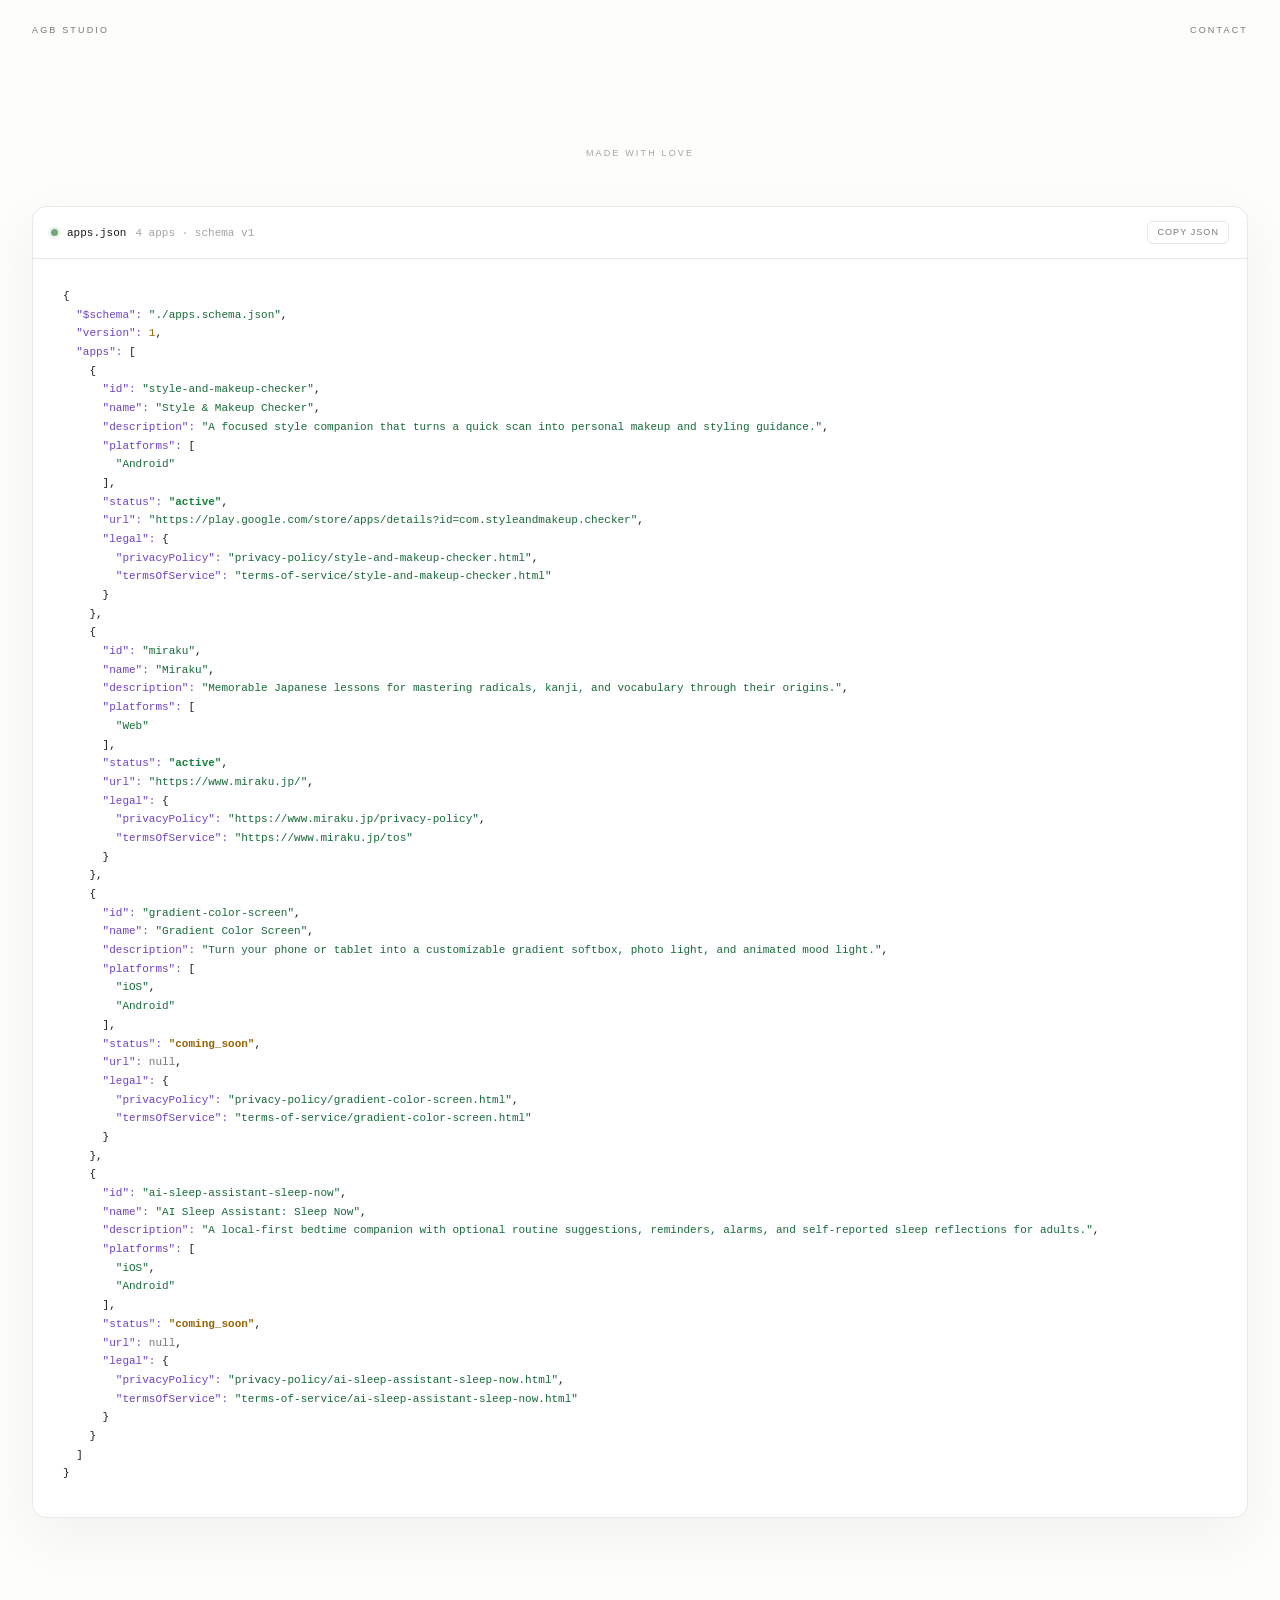
<file: index.html>
<!DOCTYPE html>
<html lang="en">
  <head>
    <meta charset="UTF-8">
    <meta name="viewport" content="width=device-width, initial-scale=1.0">
    <meta
      name="description"
      content="A small collection of apps and digital products made by AGB Studio."
    >
    <title>AGB Studio — Apps</title>
    <link rel="stylesheet" href="site.css">
  </head>
  <body id="top">
    <header class="site-header">
      <a class="brand" href="#top" aria-label="AGB Studio, back to top">
        AGB Studio
      </a>
      <a class="contact-link" href="https://www.miraku.jp/contact">
        Contact
      </a>
    </header>

    <main class="apps-main">
      <section class="intro" aria-label="AGB Studio">
        <span class="eyebrow">made with love</span>
      </section>

      <section class="json-viewer" aria-label="AGB Studio apps JSON">
        <header class="json-toolbar">
          <div class="json-file">
            <span class="json-file-dot" aria-hidden="true"></span>
            <span>apps.json</span>
            <span id="json-meta" class="json-meta">Loading…</span>
          </div>
          <button
            id="copy-json"
            class="copy-button"
            type="button"
            disabled
          >
            Copy JSON
          </button>
        </header>
        <pre class="json-document"><code
          id="apps-json"
          aria-live="polite"
        ></code></pre>
      </section>
    </main>
    <script src="apps.js" defer></script>
  </body>
</html>
</file>
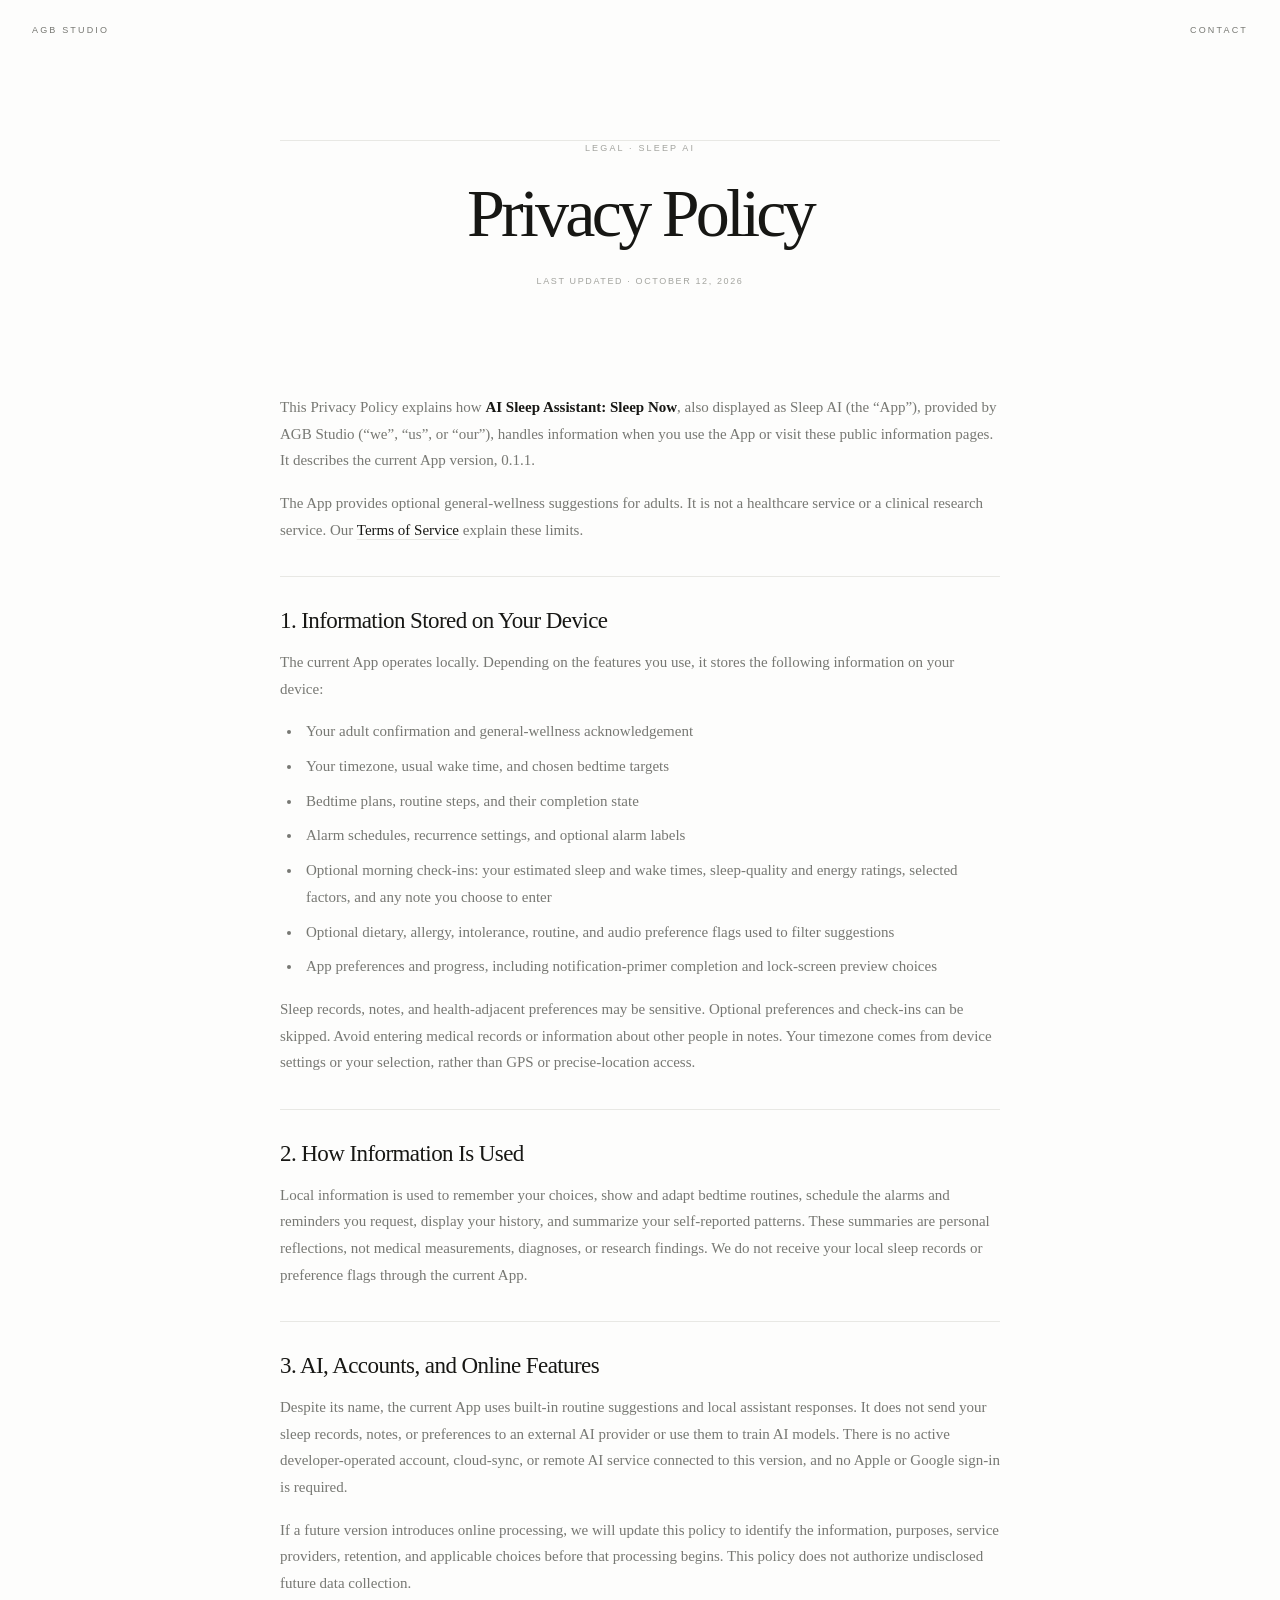
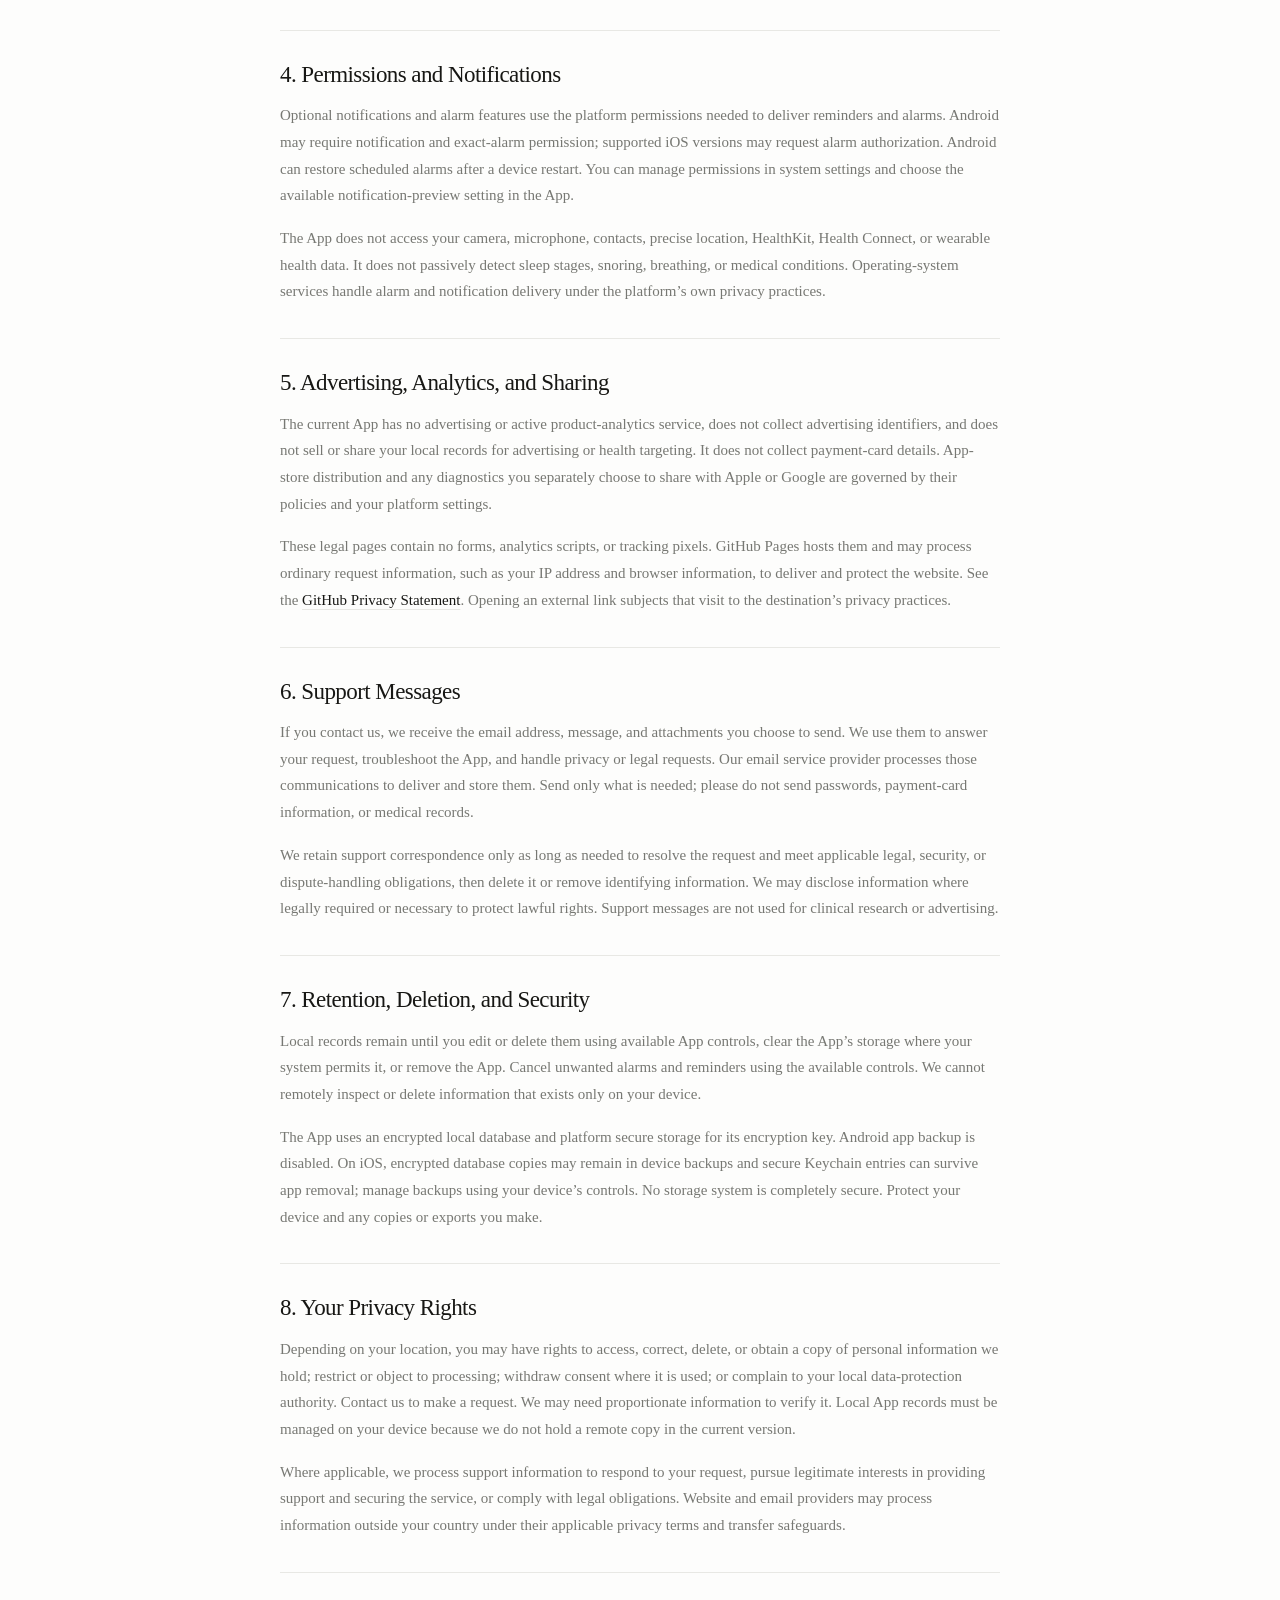
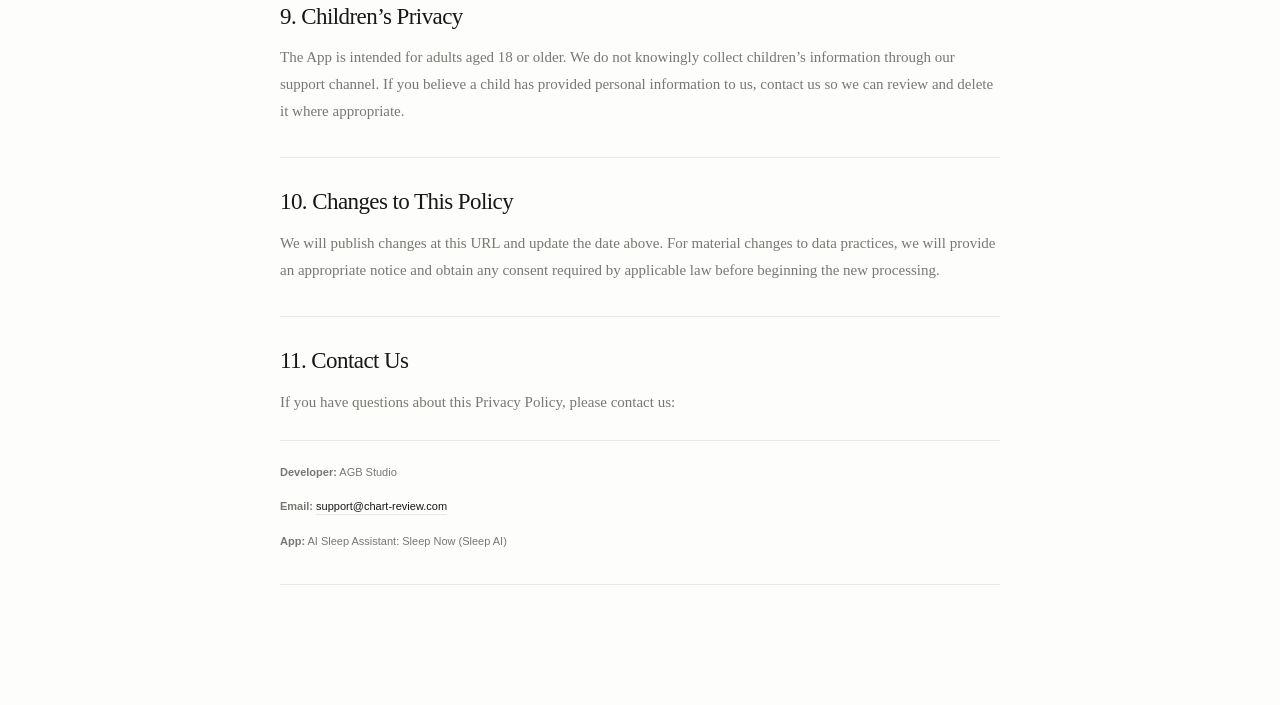
<file: privacy-policy/ai-sleep-assistant-sleep-now.html>
<!DOCTYPE html>
<html lang="en">
  <head>
    <meta charset="UTF-8">
    <meta name="viewport" content="width=device-width, initial-scale=1.0">
    <meta
      name="description"
      content="Privacy Policy for AI Sleep Assistant: Sleep Now."
    >
    <title>Privacy Policy | AI Sleep Assistant: Sleep Now</title>
    <link rel="stylesheet" href="../site.css">
  </head>
  <body id="top">
    <header class="site-header">
      <a class="brand" href="../index.html">AGB Studio</a>
      <a class="contact-link" href="mailto:support@chart-review.com">
        Contact
      </a>
    </header>

    <main class="legal-main">
      <article class="legal-document">
        <header class="policy-header">
          <span class="eyebrow">Legal · Sleep AI</span>
          <h1>Privacy Policy</h1>
          <span class="policy-meta">Last updated · October 12, 2026</span>
        </header>

        <div class="section-content">
          <p>
            This Privacy Policy explains how
            <span class="highlight">AI Sleep Assistant: Sleep Now</span>,
            also displayed as Sleep AI (the “App”), provided by AGB Studio
            (“we”, “us”, or “our”), handles information when you use the App
            or visit these public information pages. It describes the current
            App version, 0.1.1.
          </p>
          <p>
            The App provides optional general-wellness suggestions for adults.
            It is not a healthcare service or a clinical research service. Our
            <a class="inline-link"
              href="../terms-of-service/ai-sleep-assistant-sleep-now.html"
              >Terms of Service</a
            > explain these limits.
          </p>
        </div>

        <h2 class="section-title">1. Information Stored on Your Device</h2>
        <div class="section-content">
          <p>
            The current App operates locally. Depending on the features you use,
            it stores the following information on your device:
          </p>
          <ul>
            <li>Your adult confirmation and general-wellness acknowledgement</li>
            <li>Your timezone, usual wake time, and chosen bedtime targets</li>
            <li>Bedtime plans, routine steps, and their completion state</li>
            <li>Alarm schedules, recurrence settings, and optional alarm labels</li>
            <li>
              Optional morning check-ins: your estimated sleep and wake times,
              sleep-quality and energy ratings, selected factors, and any note
              you choose to enter
            </li>
            <li>
              Optional dietary, allergy, intolerance, routine, and audio
              preference flags used to filter suggestions
            </li>
            <li>
              App preferences and progress, including notification-primer
              completion and lock-screen preview choices
            </li>
          </ul>
          <p>
            Sleep records, notes, and health-adjacent preferences may be
            sensitive. Optional preferences and check-ins can be skipped. Avoid
            entering medical records or information about other people in notes.
            Your timezone comes from device settings or your selection, rather
            than GPS or precise-location access.
          </p>
        </div>

        <h2 class="section-title">2. How Information Is Used</h2>
        <div class="section-content">
          <p>
            Local information is used to remember your choices, show and adapt
            bedtime routines, schedule the alarms and reminders you request,
            display your history, and summarize your self-reported patterns.
            These summaries are personal reflections, not medical measurements,
            diagnoses, or research findings. We do not receive your local sleep
            records or preference flags through the current App.
          </p>
        </div>

        <h2 class="section-title">3. AI, Accounts, and Online Features</h2>
        <div class="section-content">
          <p>
            Despite its name, the current App uses built-in routine suggestions
            and local assistant responses. It does not send your sleep records,
            notes, or preferences to an external AI provider or use them to train
            AI models. There is no active developer-operated account, cloud-sync,
            or remote AI service connected to this version, and no Apple or
            Google sign-in is required.
          </p>
          <p>
            If a future version introduces online processing, we will update
            this policy to identify the information, purposes, service providers,
            retention, and applicable choices before that processing begins.
            This policy does not authorize undisclosed future data collection.
          </p>
        </div>

        <h2 class="section-title">4. Permissions and Notifications</h2>
        <div class="section-content">
          <p>
            Optional notifications and alarm features use the platform
            permissions needed to deliver reminders and alarms. Android may
            require notification and exact-alarm permission; supported iOS
            versions may request alarm authorization. Android can restore
            scheduled alarms after a device restart. You can manage permissions
            in system settings and choose the available notification-preview
            setting in the App.
          </p>
          <p>
            The App does not access your camera, microphone, contacts, precise
            location, HealthKit, Health Connect, or wearable health data. It does
            not passively detect sleep stages, snoring, breathing, or medical
            conditions. Operating-system services handle alarm and notification
            delivery under the platform’s own privacy practices.
          </p>
        </div>

        <h2 class="section-title">5. Advertising, Analytics, and Sharing</h2>
        <div class="section-content">
          <p>
            The current App has no advertising or active product-analytics
            service, does not collect advertising identifiers, and does not sell
            or share your local records for advertising or health targeting. It
            does not collect payment-card details. App-store distribution and
            any diagnostics you separately choose to share with Apple or Google
            are governed by their policies and your platform settings.
          </p>
          <p>
            These legal pages contain no forms, analytics scripts, or tracking
            pixels. GitHub Pages hosts them and may process ordinary request
            information, such as your IP address and browser information, to
            deliver and protect the website. See the
            <a class="inline-link"
              href="https://docs.github.com/en/site-policy/privacy-policies/github-general-privacy-statement"
              >GitHub Privacy Statement</a
            >. Opening an external link subjects that visit to the destination’s
            privacy practices.
          </p>
        </div>

        <h2 class="section-title">6. Support Messages</h2>
        <div class="section-content">
          <p>
            If you contact us, we receive the email address, message, and
            attachments you choose to send. We use them to answer your request,
            troubleshoot the App, and handle privacy or legal requests. Our email
            service provider processes those communications to deliver and
            store them. Send only what is needed; please do not send passwords,
            payment-card information, or medical records.
          </p>
          <p>
            We retain support correspondence only as long as needed to resolve
            the request and meet applicable legal, security, or dispute-handling
            obligations, then delete it or remove identifying information. We
            may disclose information where legally required or necessary to
            protect lawful rights. Support messages are not used for clinical
            research or advertising.
          </p>
        </div>

        <h2 class="section-title">7. Retention, Deletion, and Security</h2>
        <div class="section-content">
          <p>
            Local records remain until you edit or delete them using available
            App controls, clear the App’s storage where your system permits it,
            or remove the App. Cancel unwanted alarms and reminders using the
            available controls. We cannot remotely inspect or delete information
            that exists only on your device.
          </p>
          <p>
            The App uses an encrypted local database and platform secure storage
            for its encryption key. Android app backup is disabled. On iOS,
            encrypted database copies may remain in device backups and secure
            Keychain entries can survive app removal; manage backups using your
            device’s controls. No storage system is completely secure. Protect
            your device and any copies or exports you make.
          </p>
        </div>

        <h2 class="section-title">8. Your Privacy Rights</h2>
        <div class="section-content">
          <p>
            Depending on your location, you may have rights to access, correct,
            delete, or obtain a copy of personal information we hold; restrict
            or object to processing; withdraw consent where it is used; or
            complain to your local data-protection authority. Contact us to make
            a request. We may need proportionate information to verify it. Local
            App records must be managed on your device because we do not hold a
            remote copy in the current version.
          </p>
          <p>
            Where applicable, we process support information to respond to your
            request, pursue legitimate interests in providing support and
            securing the service, or comply with legal obligations. Website and
            email providers may process information outside your country under
            their applicable privacy terms and transfer safeguards.
          </p>
        </div>

        <h2 class="section-title">9. Children’s Privacy</h2>
        <div class="section-content">
          <p>
            The App is intended for adults aged 18 or older. We do not knowingly
            collect children’s information through our support channel. If you
            believe a child has provided personal information to us, contact us
            so we can review and delete it where appropriate.
          </p>
        </div>

        <h2 class="section-title">10. Changes to This Policy</h2>
        <div class="section-content">
          <p>
            We will publish changes at this URL and update the date above. For
            material changes to data practices, we will provide an appropriate
            notice and obtain any consent required by applicable law before
            beginning the new processing.
          </p>
        </div>

        <h2 class="section-title">11. Contact Us</h2>
        <div class="section-content">
          <p>If you have questions about this Privacy Policy, please contact us:</p>
          <div class="contact-info">
            <p><strong>Developer:</strong> AGB Studio</p>
            <p>
              <strong>Email:</strong>
              <a class="inline-link" href="mailto:support@chart-review.com"
                >support@chart-review.com</a
              >
            </p>
            <p><strong>App:</strong> AI Sleep Assistant: Sleep Now (Sleep AI)</p>
          </div>
        </div>
      </article>
    </main>
  </body>
</html>
</file>
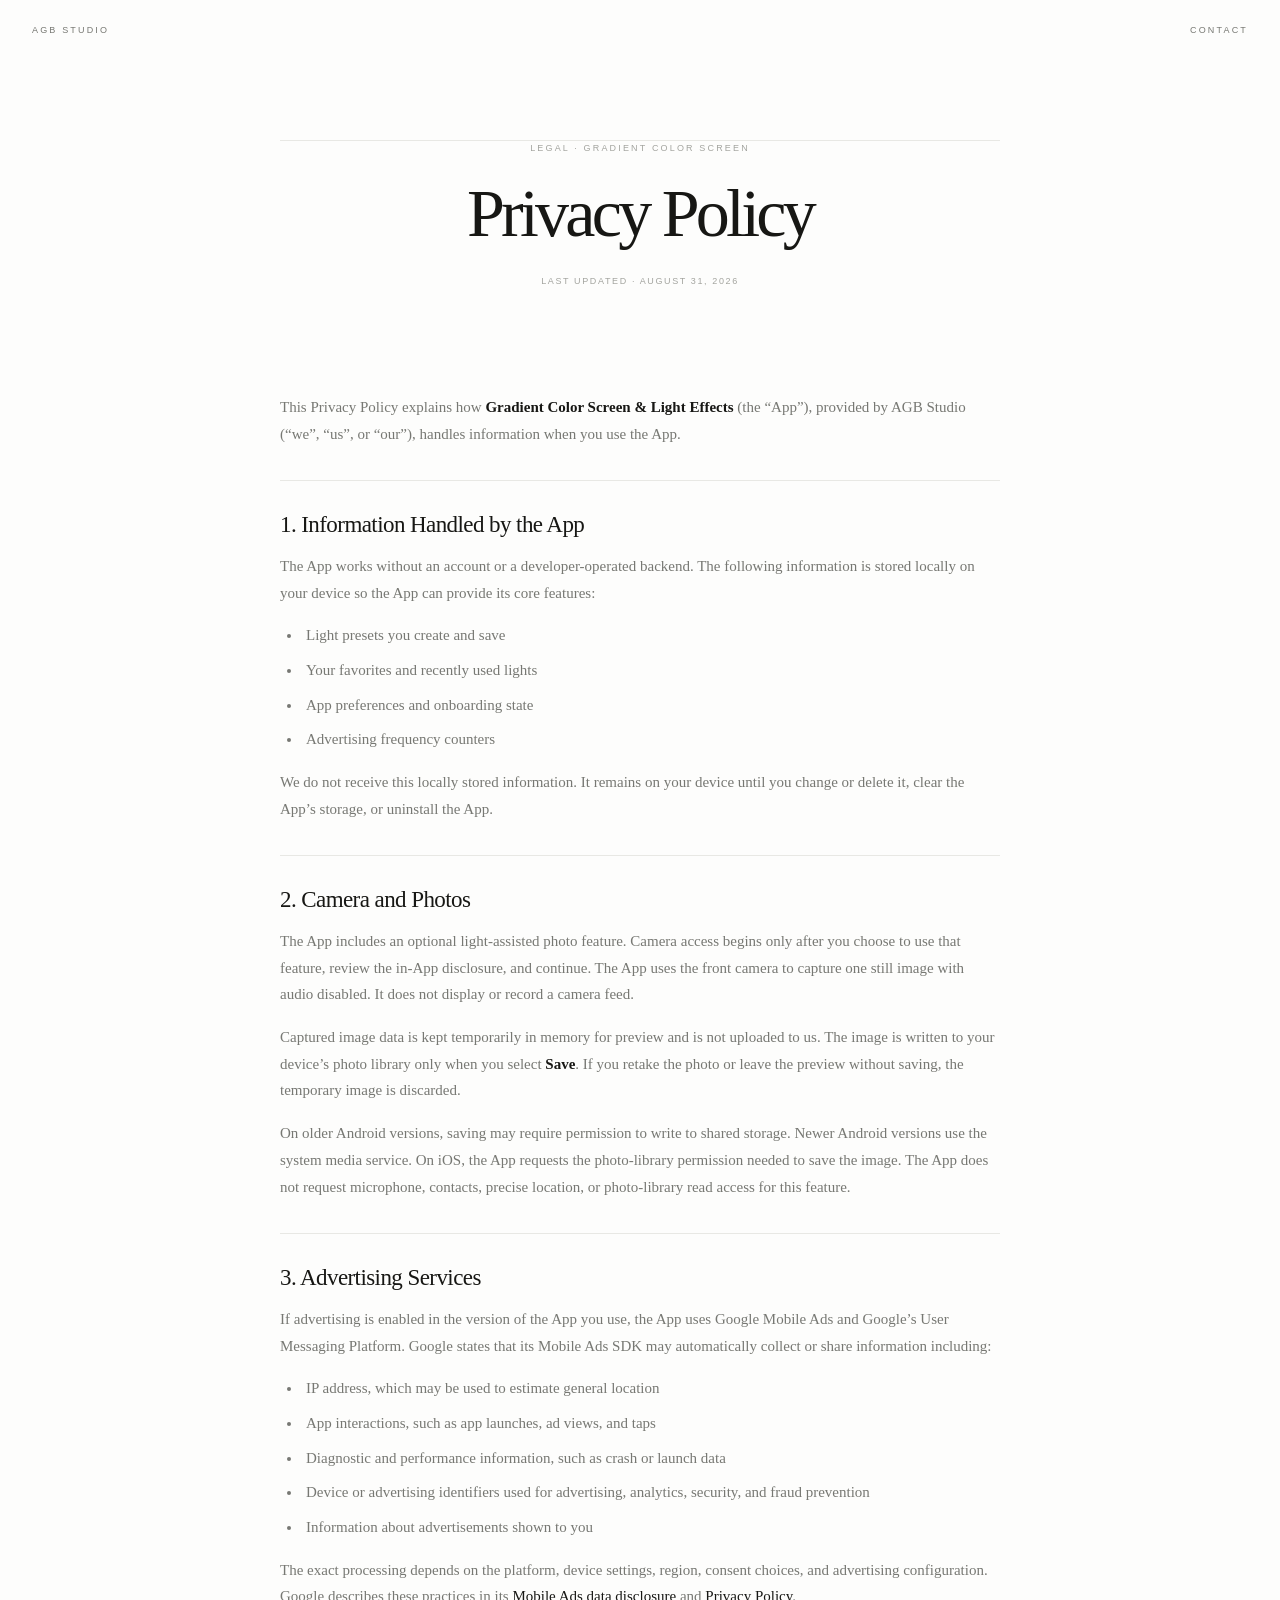
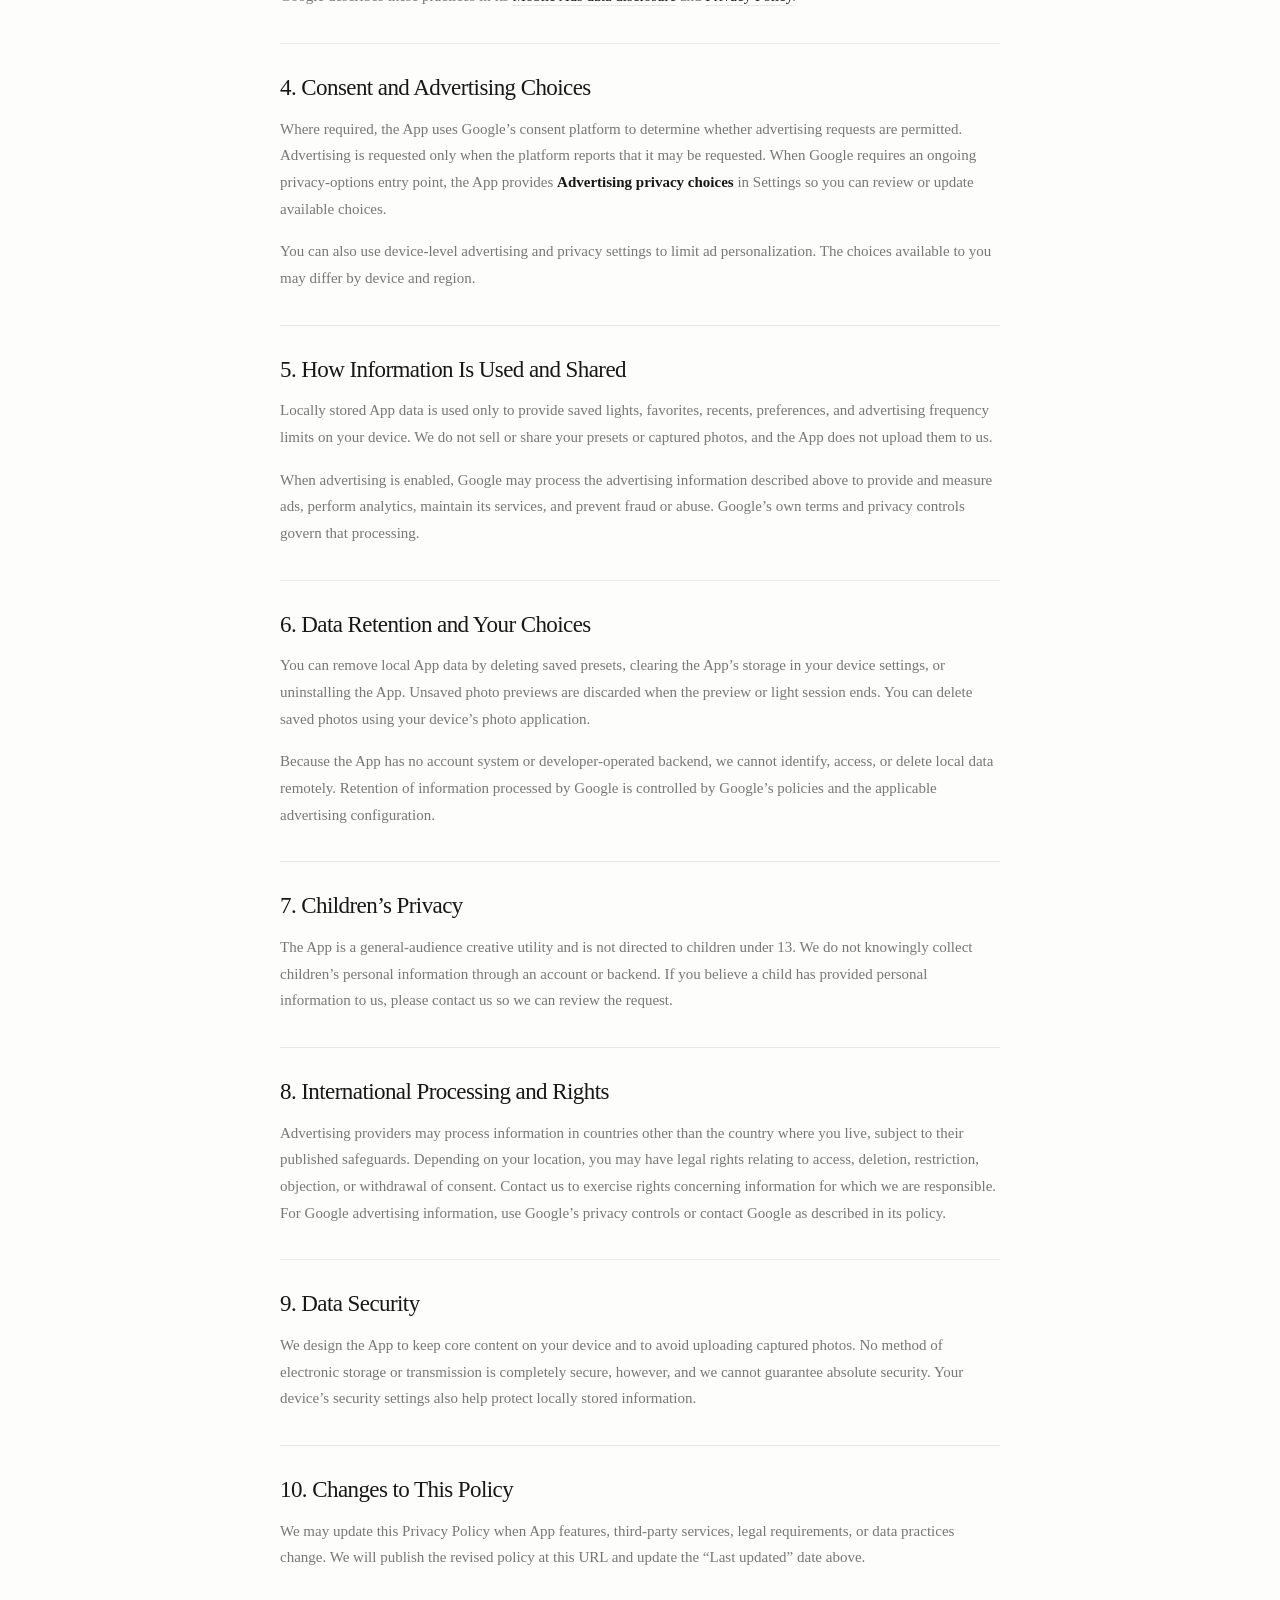
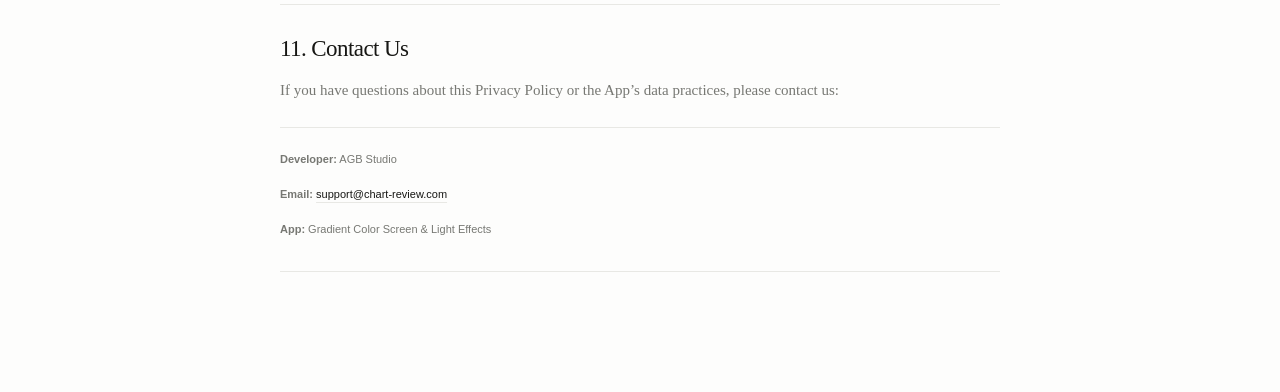
<file: privacy-policy/gradient-color-screen.html>
<!DOCTYPE html>
<html lang="en">
  <head>
    <meta charset="UTF-8">
    <meta name="viewport" content="width=device-width, initial-scale=1.0">
    <meta
      name="description"
      content="Privacy Policy for Gradient Color Screen &amp; Light Effects."
    >
    <title>Privacy Policy | Gradient Color Screen &amp; Light Effects</title>
    <link rel="stylesheet" href="../site.css">
  </head>
  <body id="top">
    <header class="site-header">
      <a class="brand" href="../index.html">AGB Studio</a>
      <a class="contact-link" href="mailto:support@chart-review.com">
        Contact
      </a>
    </header>

    <main class="legal-main">
      <article class="legal-document">
        <header class="policy-header">
          <span class="eyebrow">Legal · Gradient Color Screen</span>
          <h1>Privacy Policy</h1>
          <span class="policy-meta">Last updated · August 31, 2026</span>
        </header>

        <div class="section-content">
          <p>
            This Privacy Policy explains how
            <span class="highlight"
              >Gradient Color Screen &amp; Light Effects</span
            >
            (the “App”), provided by AGB Studio (“we”, “us”, or “our”), handles
            information when you use the App.
          </p>
        </div>

        <h2 class="section-title">1. Information Handled by the App</h2>
        <div class="section-content">
          <p>
            The App works without an account or a developer-operated backend.
            The following information is stored locally on your device so the
            App can provide its core features:
          </p>
          <ul>
            <li>Light presets you create and save</li>
            <li>Your favorites and recently used lights</li>
            <li>App preferences and onboarding state</li>
            <li>Advertising frequency counters</li>
          </ul>
          <p>
            We do not receive this locally stored information. It remains on
            your device until you change or delete it, clear the App’s storage,
            or uninstall the App.
          </p>
        </div>

        <h2 class="section-title">2. Camera and Photos</h2>
        <div class="section-content">
          <p>
            The App includes an optional light-assisted photo feature. Camera
            access begins only after you choose to use that feature, review the
            in-App disclosure, and continue. The App uses the front camera to
            capture one still image with audio disabled. It does not display or
            record a camera feed.
          </p>
          <p>
            Captured image data is kept temporarily in memory for preview and
            is not uploaded to us. The image is written to your device’s photo
            library only when you select <span class="highlight">Save</span>.
            If you retake the photo or leave the preview without saving, the
            temporary image is discarded.
          </p>
          <p>
            On older Android versions, saving may require permission to write
            to shared storage. Newer Android versions use the system media
            service. On iOS, the App requests the photo-library permission
            needed to save the image. The App does not request microphone,
            contacts, precise location, or photo-library read access for this
            feature.
          </p>
        </div>

        <h2 class="section-title">3. Advertising Services</h2>
        <div class="section-content">
          <p>
            If advertising is enabled in the version of the App you use, the
            App uses Google Mobile Ads and Google’s User Messaging Platform.
            Google states that its Mobile Ads SDK may automatically collect or
            share information including:
          </p>
          <ul>
            <li>
              IP address, which may be used to estimate general location
            </li>
            <li>App interactions, such as app launches, ad views, and taps</li>
            <li>
              Diagnostic and performance information, such as crash or launch
              data
            </li>
            <li>
              Device or advertising identifiers used for advertising,
              analytics, security, and fraud prevention
            </li>
            <li>Information about advertisements shown to you</li>
          </ul>
          <p>
            The exact processing depends on the platform, device settings,
            region, consent choices, and advertising configuration. Google
            describes these practices in its
            <a
              class="inline-link"
              href="https://developers.google.com/admob/android/privacy/play-data-disclosure"
              >Mobile Ads data disclosure</a
            >
            and
            <a
              class="inline-link"
              href="https://policies.google.com/privacy"
              >Privacy Policy</a
            >.
          </p>
        </div>

        <h2 class="section-title">4. Consent and Advertising Choices</h2>
        <div class="section-content">
          <p>
            Where required, the App uses Google’s consent platform to determine
            whether advertising requests are permitted. Advertising is
            requested only when the platform reports that it may be requested.
            When Google requires an ongoing privacy-options entry point, the App
            provides <span class="highlight">Advertising privacy choices</span>
            in Settings so you can review or update available choices.
          </p>
          <p>
            You can also use device-level advertising and privacy settings to
            limit ad personalization. The choices available to you may differ
            by device and region.
          </p>
        </div>

        <h2 class="section-title">5. How Information Is Used and Shared</h2>
        <div class="section-content">
          <p>
            Locally stored App data is used only to provide saved lights,
            favorites, recents, preferences, and advertising frequency limits
            on your device. We do not sell or share your presets or captured
            photos, and the App does not upload them to us.
          </p>
          <p>
            When advertising is enabled, Google may process the advertising
            information described above to provide and measure ads, perform
            analytics, maintain its services, and prevent fraud or abuse.
            Google’s own terms and privacy controls govern that processing.
          </p>
        </div>

        <h2 class="section-title">6. Data Retention and Your Choices</h2>
        <div class="section-content">
          <p>
            You can remove local App data by deleting saved presets, clearing
            the App’s storage in your device settings, or uninstalling the App.
            Unsaved photo previews are discarded when the preview or light
            session ends. You can delete saved photos using your device’s photo
            application.
          </p>
          <p>
            Because the App has no account system or developer-operated
            backend, we cannot identify, access, or delete local data remotely.
            Retention of information processed by Google is controlled by
            Google’s policies and the applicable advertising configuration.
          </p>
        </div>

        <h2 class="section-title">7. Children’s Privacy</h2>
        <div class="section-content">
          <p>
            The App is a general-audience creative utility and is not directed
            to children under 13. We do not knowingly collect children’s
            personal information through an account or backend. If you believe
            a child has provided personal information to us, please contact us
            so we can review the request.
          </p>
        </div>

        <h2 class="section-title">8. International Processing and Rights</h2>
        <div class="section-content">
          <p>
            Advertising providers may process information in countries other
            than the country where you live, subject to their published
            safeguards. Depending on your location, you may have legal rights
            relating to access, deletion, restriction, objection, or withdrawal
            of consent. Contact us to exercise rights concerning information for
            which we are responsible. For Google advertising information, use
            Google’s privacy controls or contact Google as described in its
            policy.
          </p>
        </div>

        <h2 class="section-title">9. Data Security</h2>
        <div class="section-content">
          <p>
            We design the App to keep core content on your device and to avoid
            uploading captured photos. No method of electronic storage or
            transmission is completely secure, however, and we cannot guarantee
            absolute security. Your device’s security settings also help protect
            locally stored information.
          </p>
        </div>

        <h2 class="section-title">10. Changes to This Policy</h2>
        <div class="section-content">
          <p>
            We may update this Privacy Policy when App features, third-party
            services, legal requirements, or data practices change. We will
            publish the revised policy at this URL and update the “Last updated”
            date above.
          </p>
        </div>

        <h2 class="section-title">11. Contact Us</h2>
        <div class="section-content">
          <p>
            If you have questions about this Privacy Policy or the App’s data
            practices, please contact us:
          </p>
          <div class="contact-info">
            <p><strong>Developer:</strong> AGB Studio</p>
            <p>
              <strong>Email:</strong>
              <a
                class="inline-link"
                href="mailto:support@chart-review.com"
                >support@chart-review.com</a
              >
            </p>
            <p>
              <strong>App:</strong> Gradient Color Screen &amp; Light Effects
            </p>
          </div>
        </div>
      </article>
    </main>
  </body>
</html>
</file>
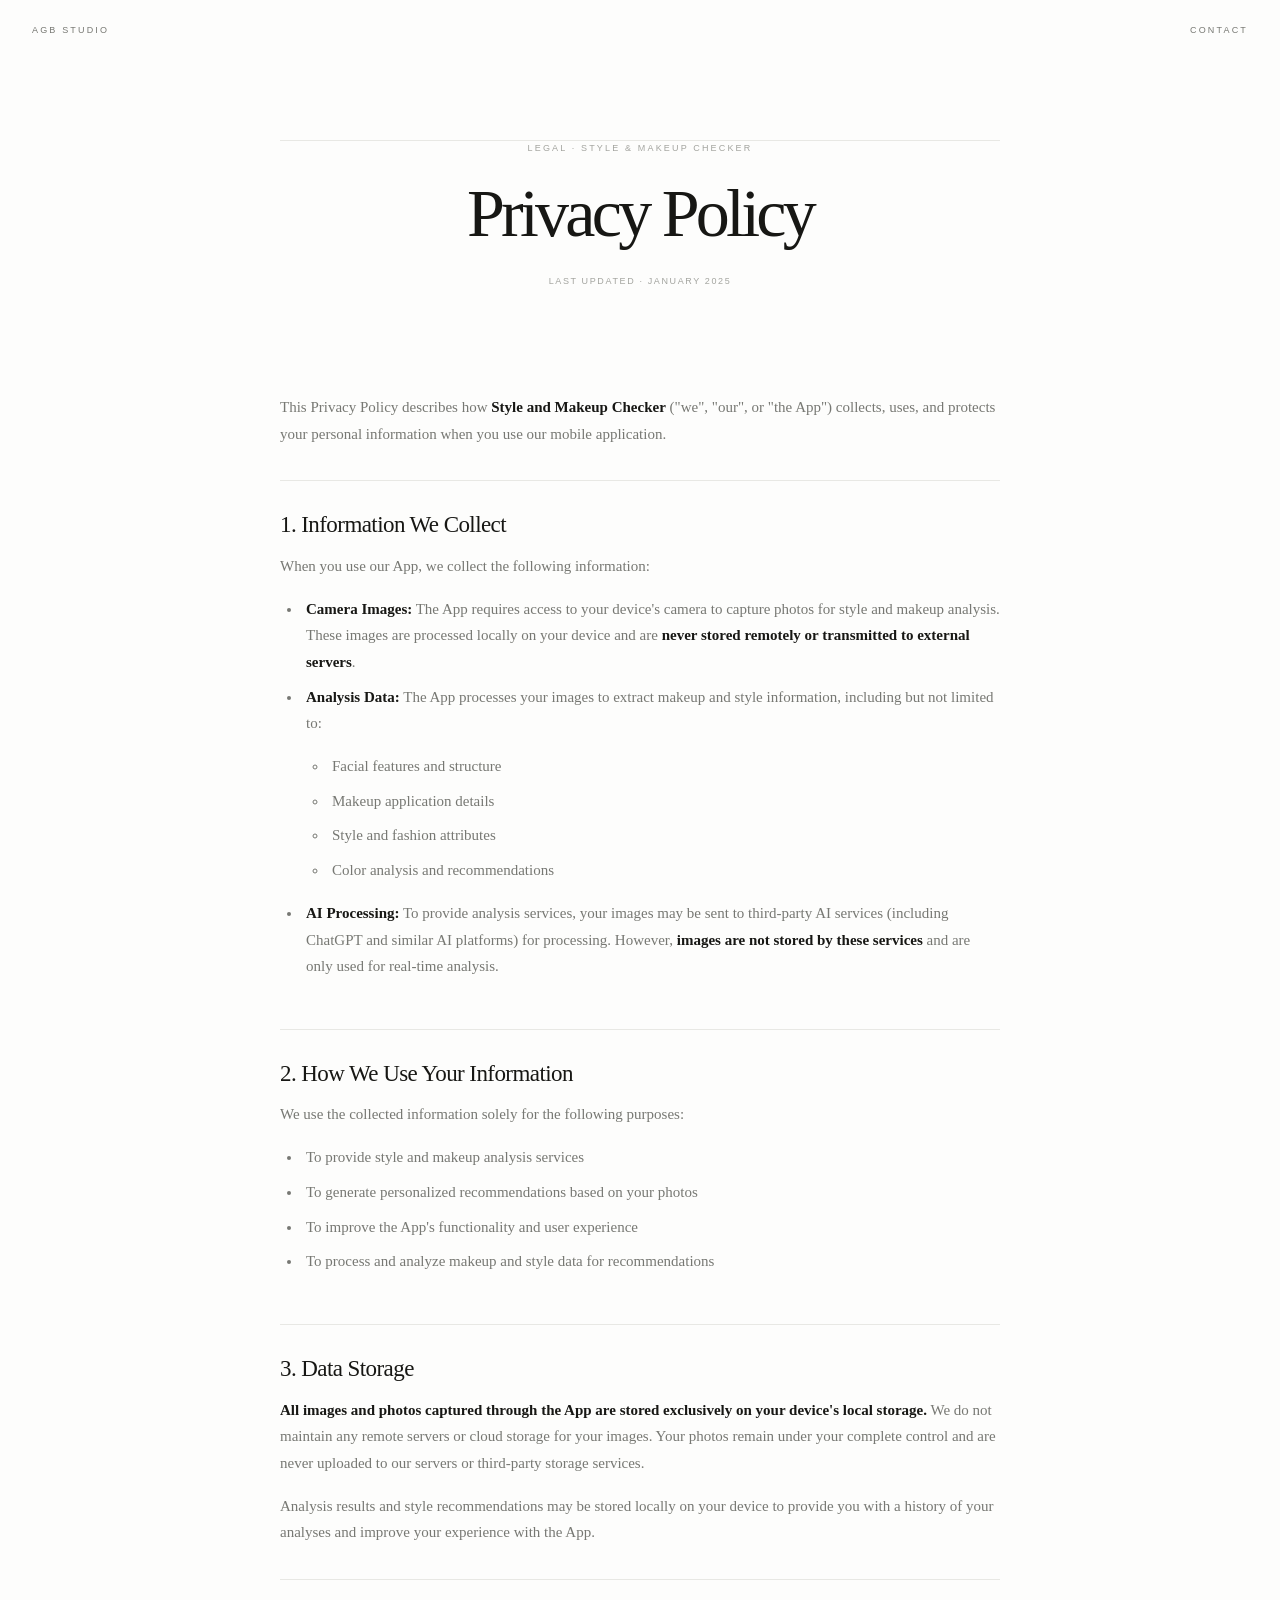
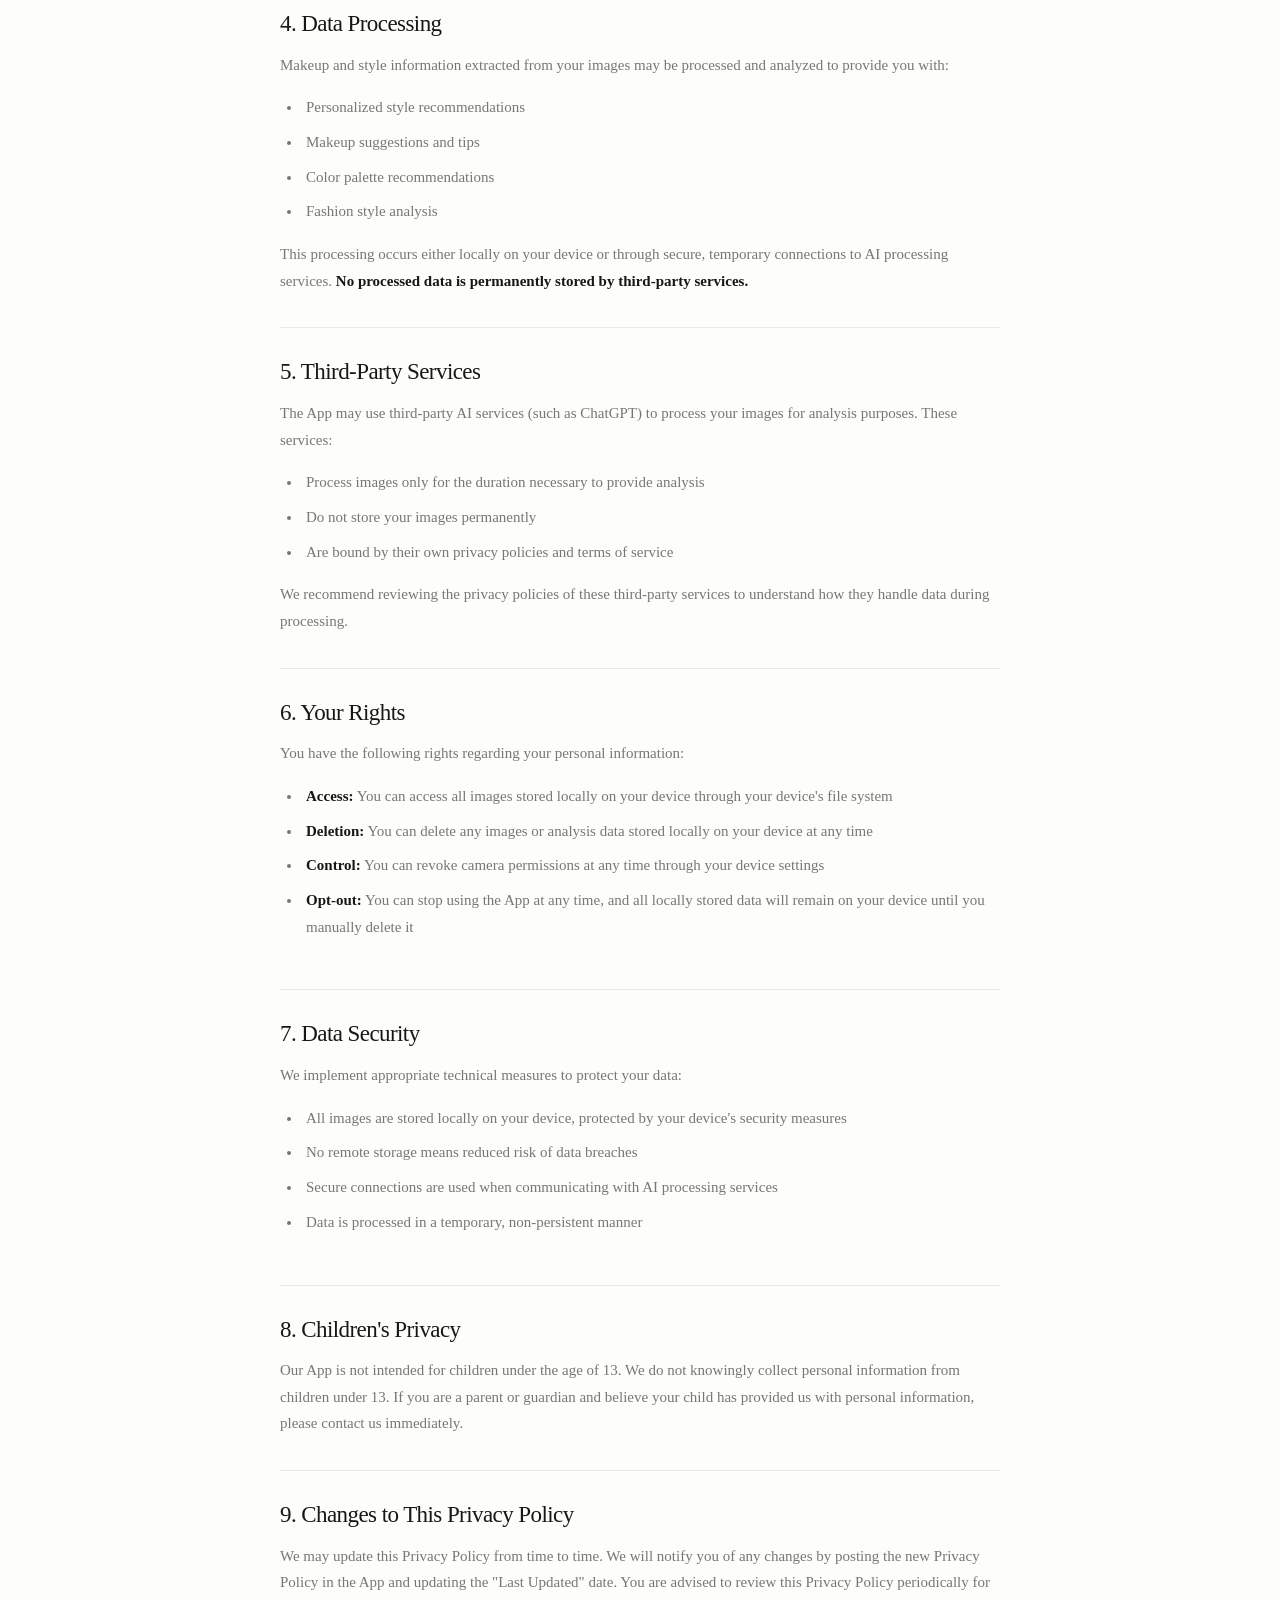
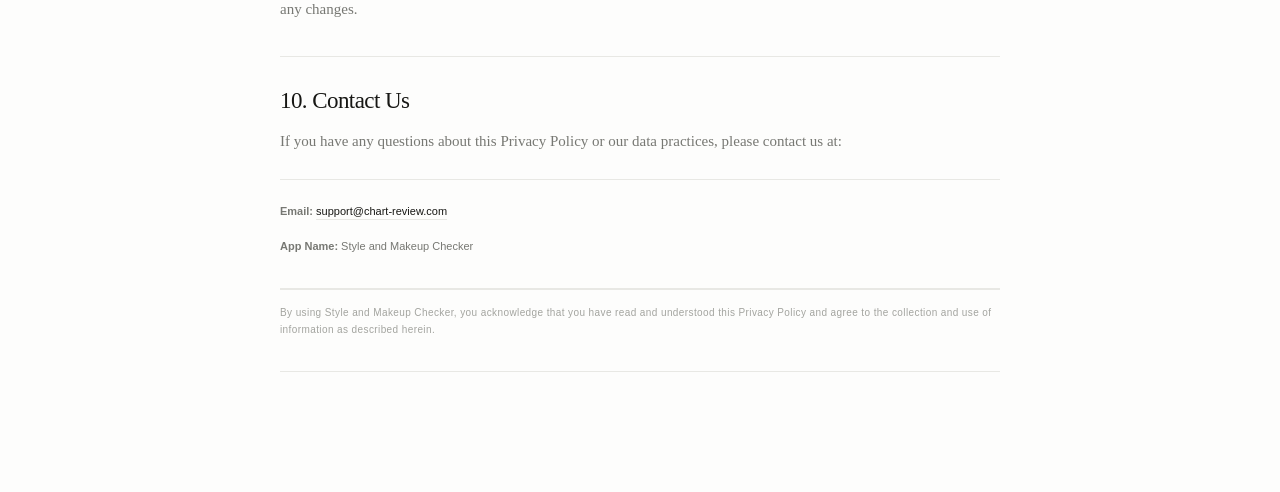
<file: privacy-policy/style-and-makeup-checker.html>
<!DOCTYPE html>
<html lang="en">
  <head>
    <meta charset="UTF-8" />
    <meta name="viewport" content="width=device-width, initial-scale=1.0" />
    <title>Privacy Policy | Style and Makeup Checker</title>
    <link rel="stylesheet" href="../site.css" />
  </head>
  <body id="top">
    <header class="site-header">
      <a class="brand" href="../index.html">AGB Studio</a>
      <a class="contact-link" href="mailto:support@chart-review.com">
        Contact
      </a>
    </header>

    <main class="legal-main">
      <article class="legal-document">
        <header class="policy-header">
          <span class="eyebrow">Legal · Style &amp; Makeup Checker</span>
          <h1>Privacy Policy</h1>
          <span class="policy-meta">Last updated · January 2025</span>
        </header>

        <div class="section-content">
          <p>
            This Privacy Policy describes how
            <span class="highlight">Style and Makeup Checker</span> ("we",
            "our", or "the App") collects, uses, and protects your personal
            information when you use our mobile application.
          </p>
        </div>

        <h2 class="section-title">1. Information We Collect</h2>
        <div class="section-content">
          <p>When you use our App, we collect the following information:</p>
          <ul>
            <li>
              <span class="highlight">Camera Images:</span> The App requires
              access to your device's camera to capture photos for style and
              makeup analysis. These images are processed locally on your device
              and are
              <span class="highlight"
                >never stored remotely or transmitted to external servers</span
              >.
            </li>
            <li>
              <span class="highlight">Analysis Data:</span> The App processes
              your images to extract makeup and style information, including but
              not limited to:
              <ul>
                <li>Facial features and structure</li>
                <li>Makeup application details</li>
                <li>Style and fashion attributes</li>
                <li>Color analysis and recommendations</li>
              </ul>
            </li>
            <li>
              <span class="highlight">AI Processing:</span> To provide analysis
              services, your images may be sent to third-party AI services
              (including ChatGPT and similar AI platforms) for processing.
              However,
              <span class="highlight"
                >images are not stored by these services</span
              >
              and are only used for real-time analysis.
            </li>
          </ul>
        </div>

        <h2 class="section-title">2. How We Use Your Information</h2>
        <div class="section-content">
          <p>
            We use the collected information solely for the following purposes:
          </p>
          <ul>
            <li>To provide style and makeup analysis services</li>
            <li>
              To generate personalized recommendations based on your photos
            </li>
            <li>To improve the App's functionality and user experience</li>
            <li>
              To process and analyze makeup and style data for recommendations
            </li>
          </ul>
        </div>

        <h2 class="section-title">3. Data Storage</h2>
        <div class="section-content">
          <p>
            <span class="highlight"
              >All images and photos captured through the App are stored
              exclusively on your device's local storage.</span
            >
            We do not maintain any remote servers or cloud storage for your
            images. Your photos remain under your complete control and are never
            uploaded to our servers or third-party storage services.
          </p>
          <p>
            Analysis results and style recommendations may be stored locally on
            your device to provide you with a history of your analyses and
            improve your experience with the App.
          </p>
        </div>

        <h2 class="section-title">4. Data Processing</h2>
        <div class="section-content">
          <p>
            Makeup and style information extracted from your images may be
            processed and analyzed to provide you with:
          </p>
          <ul>
            <li>Personalized style recommendations</li>
            <li>Makeup suggestions and tips</li>
            <li>Color palette recommendations</li>
            <li>Fashion style analysis</li>
          </ul>
          <p>
            This processing occurs either locally on your device or through
            secure, temporary connections to AI processing services.
            <span class="highlight"
              >No processed data is permanently stored by third-party
              services.</span
            >
          </p>
        </div>

        <h2 class="section-title">5. Third-Party Services</h2>
        <div class="section-content">
          <p>
            The App may use third-party AI services (such as ChatGPT) to process
            your images for analysis purposes. These services:
          </p>
          <ul>
            <li>
              Process images only for the duration necessary to provide analysis
            </li>
            <li>Do not store your images permanently</li>
            <li>
              Are bound by their own privacy policies and terms of service
            </li>
          </ul>
          <p>
            We recommend reviewing the privacy policies of these third-party
            services to understand how they handle data during processing.
          </p>
        </div>

        <h2 class="section-title">6. Your Rights</h2>
        <div class="section-content">
          <p>
            You have the following rights regarding your personal information:
          </p>
          <ul>
            <li>
              <span class="highlight">Access:</span> You can access all images
              stored locally on your device through your device's file system
            </li>
            <li>
              <span class="highlight">Deletion:</span> You can delete any images
              or analysis data stored locally on your device at any time
            </li>
            <li>
              <span class="highlight">Control:</span> You can revoke camera
              permissions at any time through your device settings
            </li>
            <li>
              <span class="highlight">Opt-out:</span> You can stop using the App
              at any time, and all locally stored data will remain on your
              device until you manually delete it
            </li>
          </ul>
        </div>

        <h2 class="section-title">7. Data Security</h2>
        <div class="section-content">
          <p>
            We implement appropriate technical measures to protect your data:
          </p>
          <ul>
            <li>
              All images are stored locally on your device, protected by your
              device's security measures
            </li>
            <li>No remote storage means reduced risk of data breaches</li>
            <li>
              Secure connections are used when communicating with AI processing
              services
            </li>
            <li>Data is processed in a temporary, non-persistent manner</li>
          </ul>
        </div>

        <h2 class="section-title">8. Children's Privacy</h2>
        <div class="section-content">
          <p>
            Our App is not intended for children under the age of 13. We do not
            knowingly collect personal information from children under 13. If
            you are a parent or guardian and believe your child has provided us
            with personal information, please contact us immediately.
          </p>
        </div>

        <h2 class="section-title">9. Changes to This Privacy Policy</h2>
        <div class="section-content">
          <p>
            We may update this Privacy Policy from time to time. We will notify
            you of any changes by posting the new Privacy Policy in the App and
            updating the "Last Updated" date. You are advised to review this
            Privacy Policy periodically for any changes.
          </p>
        </div>

        <h2 class="section-title">10. Contact Us</h2>
        <div class="section-content">
          <p>
            If you have any questions about this Privacy Policy or our data
            practices, please contact us at:
          </p>
          <div class="contact-info">
            <p>
              <strong>Email:</strong>
              <a
                href="mailto:support@chart-review.com"
                class="inline-link"
                >support@chart-review.com</a
              >
            </p>
            <p><strong>App Name:</strong> Style and Makeup Checker</p>
          </div>
        </div>

        <div class="section-content acknowledgement">
          <p>
            By using Style and Makeup Checker, you acknowledge that you have
            read and understood this Privacy Policy and agree to the collection
            and use of information as described herein.
          </p>
        </div>
      </article>
    </main>

  </body>
</html>
</file>
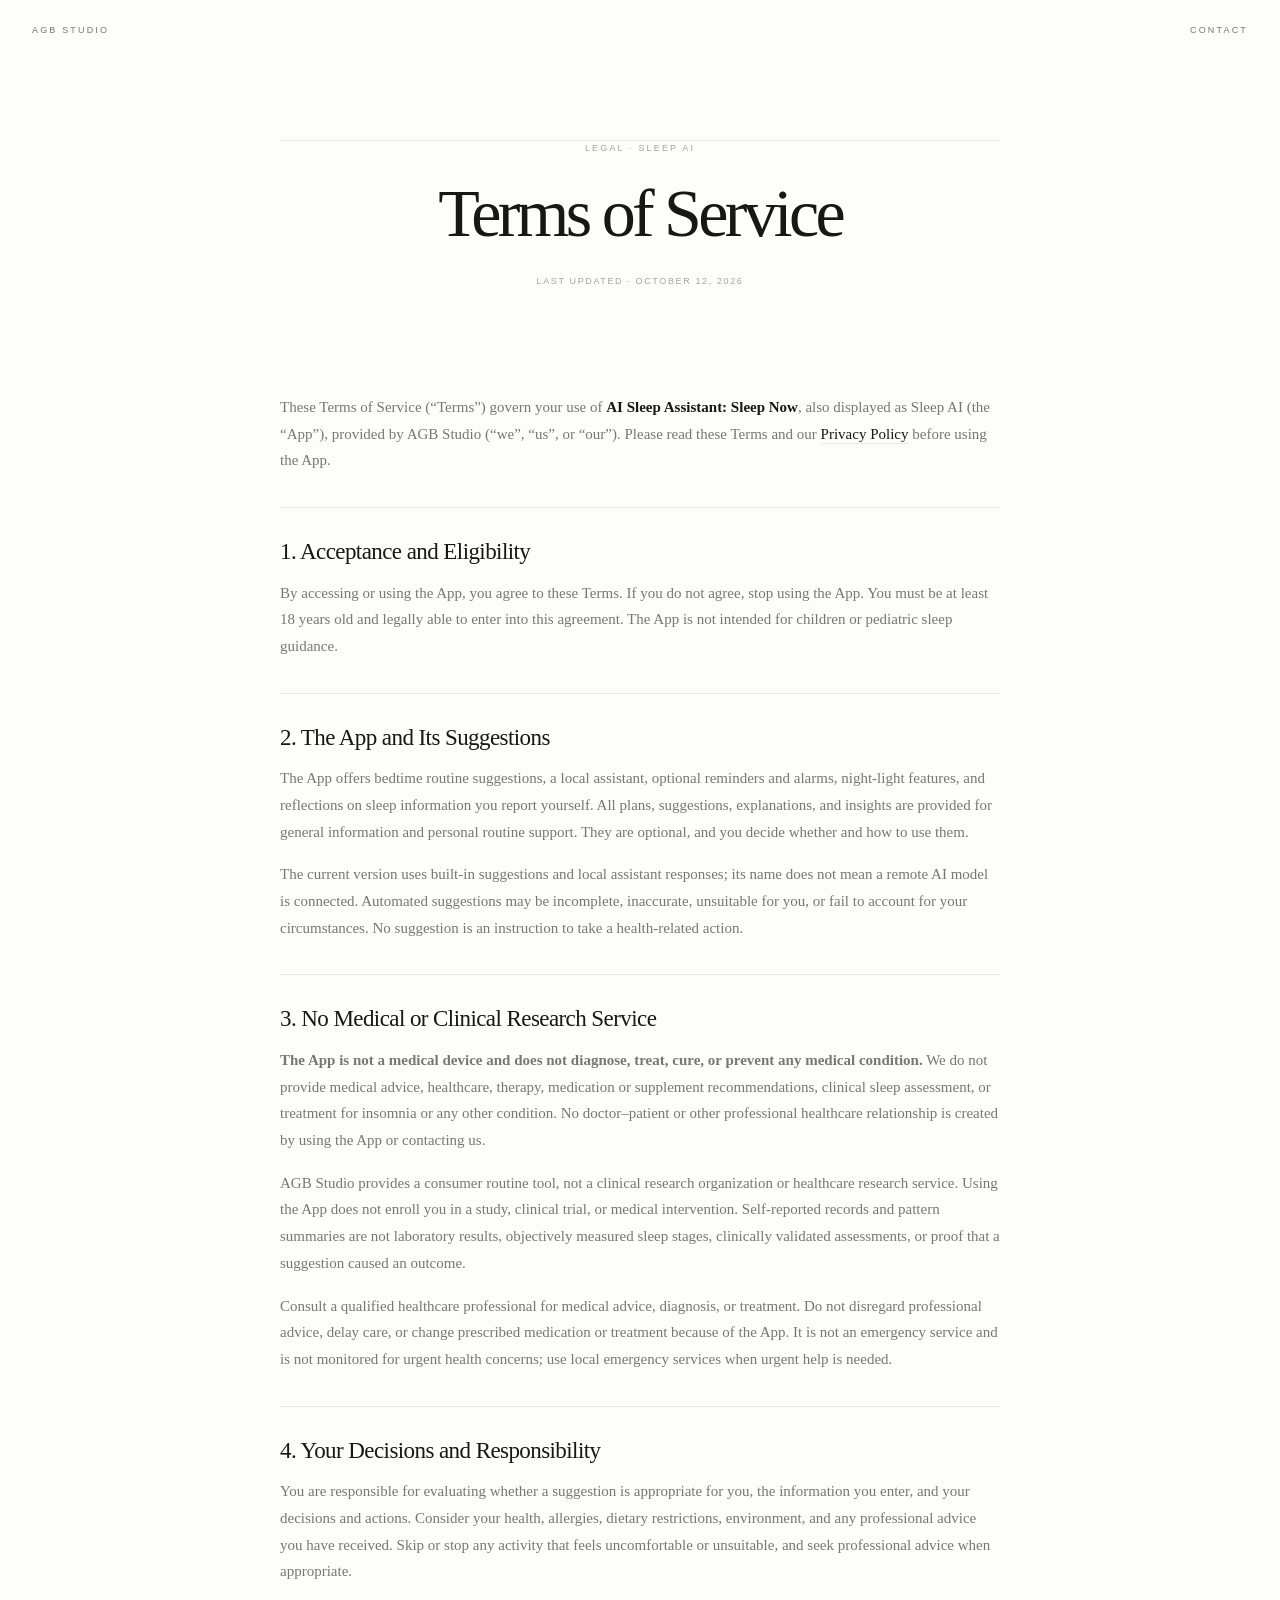
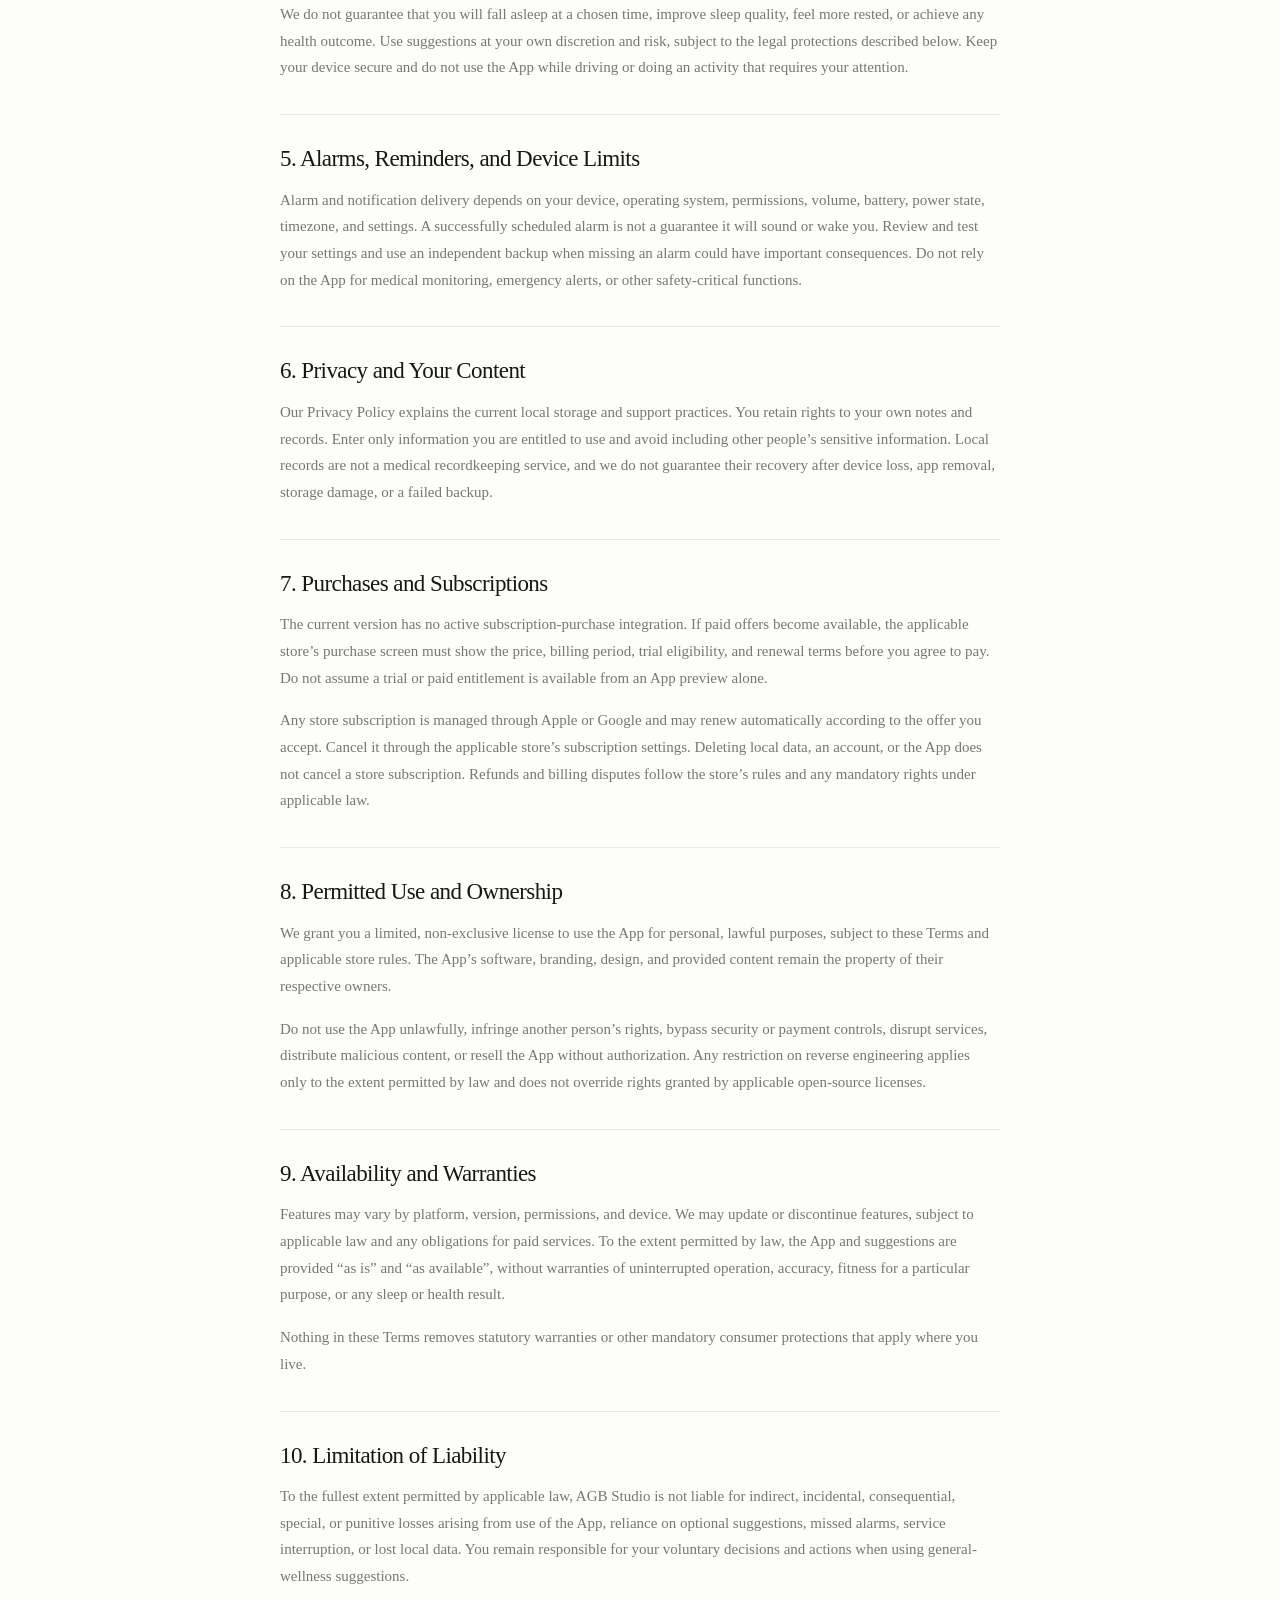
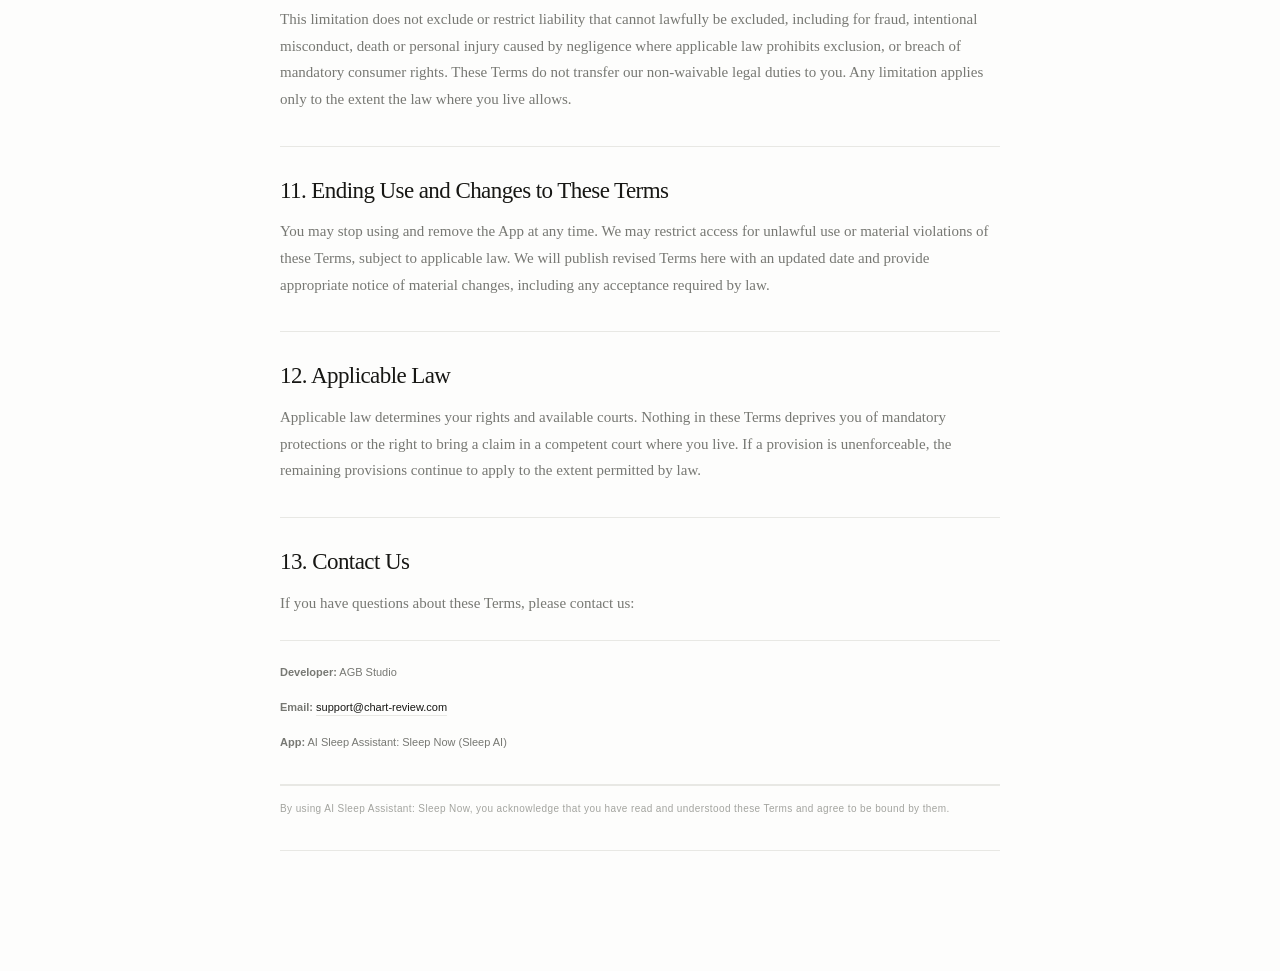
<file: terms-of-service/ai-sleep-assistant-sleep-now.html>
<!DOCTYPE html>
<html lang="en">
  <head>
    <meta charset="UTF-8">
    <meta name="viewport" content="width=device-width, initial-scale=1.0">
    <meta
      name="description"
      content="Terms of Service for AI Sleep Assistant: Sleep Now."
    >
    <title>Terms of Service | AI Sleep Assistant: Sleep Now</title>
    <link rel="stylesheet" href="../site.css">
  </head>
  <body id="top">
    <header class="site-header">
      <a class="brand" href="../index.html">AGB Studio</a>
      <a class="contact-link" href="mailto:support@chart-review.com">
        Contact
      </a>
    </header>

    <main class="legal-main">
      <article class="legal-document">
        <header class="policy-header">
          <span class="eyebrow">Legal · Sleep AI</span>
          <h1>Terms of Service</h1>
          <span class="policy-meta">Last updated · October 12, 2026</span>
        </header>

        <div class="section-content">
          <p>
            These Terms of Service (“Terms”) govern your use of
            <span class="highlight">AI Sleep Assistant: Sleep Now</span>,
            also displayed as Sleep AI (the “App”), provided by AGB Studio
            (“we”, “us”, or “our”). Please read these Terms and our
            <a class="inline-link"
              href="../privacy-policy/ai-sleep-assistant-sleep-now.html"
              >Privacy Policy</a
            > before using the App.
          </p>
        </div>

        <h2 class="section-title">1. Acceptance and Eligibility</h2>
        <div class="section-content">
          <p>
            By accessing or using the App, you agree to these Terms. If you do
            not agree, stop using the App. You must be at least 18 years old and
            legally able to enter into this agreement. The App is not intended
            for children or pediatric sleep guidance.
          </p>
        </div>

        <h2 class="section-title">2. The App and Its Suggestions</h2>
        <div class="section-content">
          <p>
            The App offers bedtime routine suggestions, a local assistant,
            optional reminders and alarms, night-light features, and reflections
            on sleep information you report yourself. All plans, suggestions,
            explanations, and insights are provided for general information and
            personal routine support. They are optional, and you decide whether
            and how to use them.
          </p>
          <p>
            The current version uses built-in suggestions and local assistant
            responses; its name does not mean a remote AI model is connected.
            Automated suggestions may be incomplete, inaccurate, unsuitable for
            you, or fail to account for your circumstances. No suggestion is an
            instruction to take a health-related action.
          </p>
        </div>

        <h2 class="section-title">3. No Medical or Clinical Research Service</h2>
        <div class="section-content">
          <p>
            <strong>The App is not a medical device and does not diagnose,
            treat, cure, or prevent any medical condition.</strong> We do not
            provide medical advice, healthcare, therapy, medication or supplement
            recommendations, clinical sleep assessment, or treatment for insomnia
            or any other condition. No doctor–patient or other professional
            healthcare relationship is created by using the App or contacting us.
          </p>
          <p>
            AGB Studio provides a consumer routine tool, not a clinical research
            organization or healthcare research service. Using the App does not
            enroll you in a study, clinical trial, or medical intervention.
            Self-reported records and pattern summaries are not laboratory
            results, objectively measured sleep stages, clinically validated
            assessments, or proof that a suggestion caused an outcome.
          </p>
          <p>
            Consult a qualified healthcare professional for medical advice,
            diagnosis, or treatment. Do not disregard professional advice, delay
            care, or change prescribed medication or treatment because of the
            App. It is not an emergency service and is not monitored for urgent
            health concerns; use local emergency services when urgent help is
            needed.
          </p>
        </div>

        <h2 class="section-title">4. Your Decisions and Responsibility</h2>
        <div class="section-content">
          <p>
            You are responsible for evaluating whether a suggestion is
            appropriate for you, the information you enter, and your decisions
            and actions. Consider your health, allergies, dietary restrictions,
            environment, and any professional advice you have received. Skip or
            stop any activity that feels uncomfortable or unsuitable, and seek
            professional advice when appropriate.
          </p>
          <p>
            We do not guarantee that you will fall asleep at a chosen time,
            improve sleep quality, feel more rested, or achieve any health
            outcome. Use suggestions at your own discretion and risk, subject
            to the legal protections described below. Keep your device secure
            and do not use the App while driving or doing an activity that
            requires your attention.
          </p>
        </div>

        <h2 class="section-title">5. Alarms, Reminders, and Device Limits</h2>
        <div class="section-content">
          <p>
            Alarm and notification delivery depends on your device, operating
            system, permissions, volume, battery, power state, timezone, and
            settings. A successfully scheduled alarm is not a guarantee it will
            sound or wake you. Review and test your settings and use an
            independent backup when missing an alarm could have important
            consequences. Do not rely on the App for medical monitoring,
            emergency alerts, or other safety-critical functions.
          </p>
        </div>

        <h2 class="section-title">6. Privacy and Your Content</h2>
        <div class="section-content">
          <p>
            Our Privacy Policy explains the current local storage and support
            practices. You retain rights to your own notes and records. Enter
            only information you are entitled to use and avoid including other
            people’s sensitive information. Local records are not a medical
            recordkeeping service, and we do not guarantee their recovery after
            device loss, app removal, storage damage, or a failed backup.
          </p>
        </div>

        <h2 class="section-title">7. Purchases and Subscriptions</h2>
        <div class="section-content">
          <p>
            The current version has no active subscription-purchase integration.
            If paid offers become available, the applicable store’s purchase
            screen must show the price, billing period, trial eligibility, and
            renewal terms before you agree to pay. Do not assume a trial or paid
            entitlement is available from an App preview alone.
          </p>
          <p>
            Any store subscription is managed through Apple or Google and may
            renew automatically according to the offer you accept. Cancel it
            through the applicable store’s subscription settings. Deleting local
            data, an account, or the App does not cancel a store subscription.
            Refunds and billing disputes follow the store’s rules and any
            mandatory rights under applicable law.
          </p>
        </div>

        <h2 class="section-title">8. Permitted Use and Ownership</h2>
        <div class="section-content">
          <p>
            We grant you a limited, non-exclusive license to use the App for
            personal, lawful purposes, subject to these Terms and applicable
            store rules. The App’s software, branding, design, and provided
            content remain the property of their respective owners.
          </p>
          <p>
            Do not use the App unlawfully, infringe another person’s rights,
            bypass security or payment controls, disrupt services, distribute
            malicious content, or resell the App without authorization. Any
            restriction on reverse engineering applies only to the extent
            permitted by law and does not override rights granted by applicable
            open-source licenses.
          </p>
        </div>

        <h2 class="section-title">9. Availability and Warranties</h2>
        <div class="section-content">
          <p>
            Features may vary by platform, version, permissions, and device.
            We may update or discontinue features, subject to applicable law and
            any obligations for paid services. To the extent permitted by law,
            the App and suggestions are provided “as is” and “as available”,
            without warranties of uninterrupted operation, accuracy, fitness for
            a particular purpose, or any sleep or health result.
          </p>
          <p>
            Nothing in these Terms removes statutory warranties or other
            mandatory consumer protections that apply where you live.
          </p>
        </div>

        <h2 class="section-title">10. Limitation of Liability</h2>
        <div class="section-content">
          <p>
            To the fullest extent permitted by applicable law, AGB Studio is not
            liable for indirect, incidental, consequential, special, or punitive
            losses arising from use of the App, reliance on optional suggestions,
            missed alarms, service interruption, or lost local data. You remain
            responsible for your voluntary decisions and actions when using
            general-wellness suggestions.
          </p>
          <p>
            This limitation does not exclude or restrict liability that cannot
            lawfully be excluded, including for fraud, intentional misconduct,
            death or personal injury caused by negligence where applicable law
            prohibits exclusion, or breach of mandatory consumer rights. These
            Terms do not transfer our non-waivable legal duties to you. Any
            limitation applies only to the extent the law where you live allows.
          </p>
        </div>

        <h2 class="section-title">11. Ending Use and Changes to These Terms</h2>
        <div class="section-content">
          <p>
            You may stop using and remove the App at any time. We may restrict
            access for unlawful use or material violations of these Terms,
            subject to applicable law. We will publish revised Terms here with
            an updated date and provide appropriate notice of material changes,
            including any acceptance required by law.
          </p>
        </div>

        <h2 class="section-title">12. Applicable Law</h2>
        <div class="section-content">
          <p>
            Applicable law determines your rights and available courts. Nothing
            in these Terms deprives you of mandatory protections or the right
            to bring a claim in a competent court where you live. If a provision
            is unenforceable, the remaining provisions continue to apply to the
            extent permitted by law.
          </p>
        </div>

        <h2 class="section-title">13. Contact Us</h2>
        <div class="section-content">
          <p>If you have questions about these Terms, please contact us:</p>
          <div class="contact-info">
            <p><strong>Developer:</strong> AGB Studio</p>
            <p>
              <strong>Email:</strong>
              <a class="inline-link" href="mailto:support@chart-review.com"
                >support@chart-review.com</a
              >
            </p>
            <p><strong>App:</strong> AI Sleep Assistant: Sleep Now (Sleep AI)</p>
          </div>
        </div>

        <div class="section-content acknowledgement">
          <p>
            By using AI Sleep Assistant: Sleep Now, you acknowledge that you have
            read and understood these Terms and agree to be bound by them.
          </p>
        </div>
      </article>
    </main>
  </body>
</html>
</file>
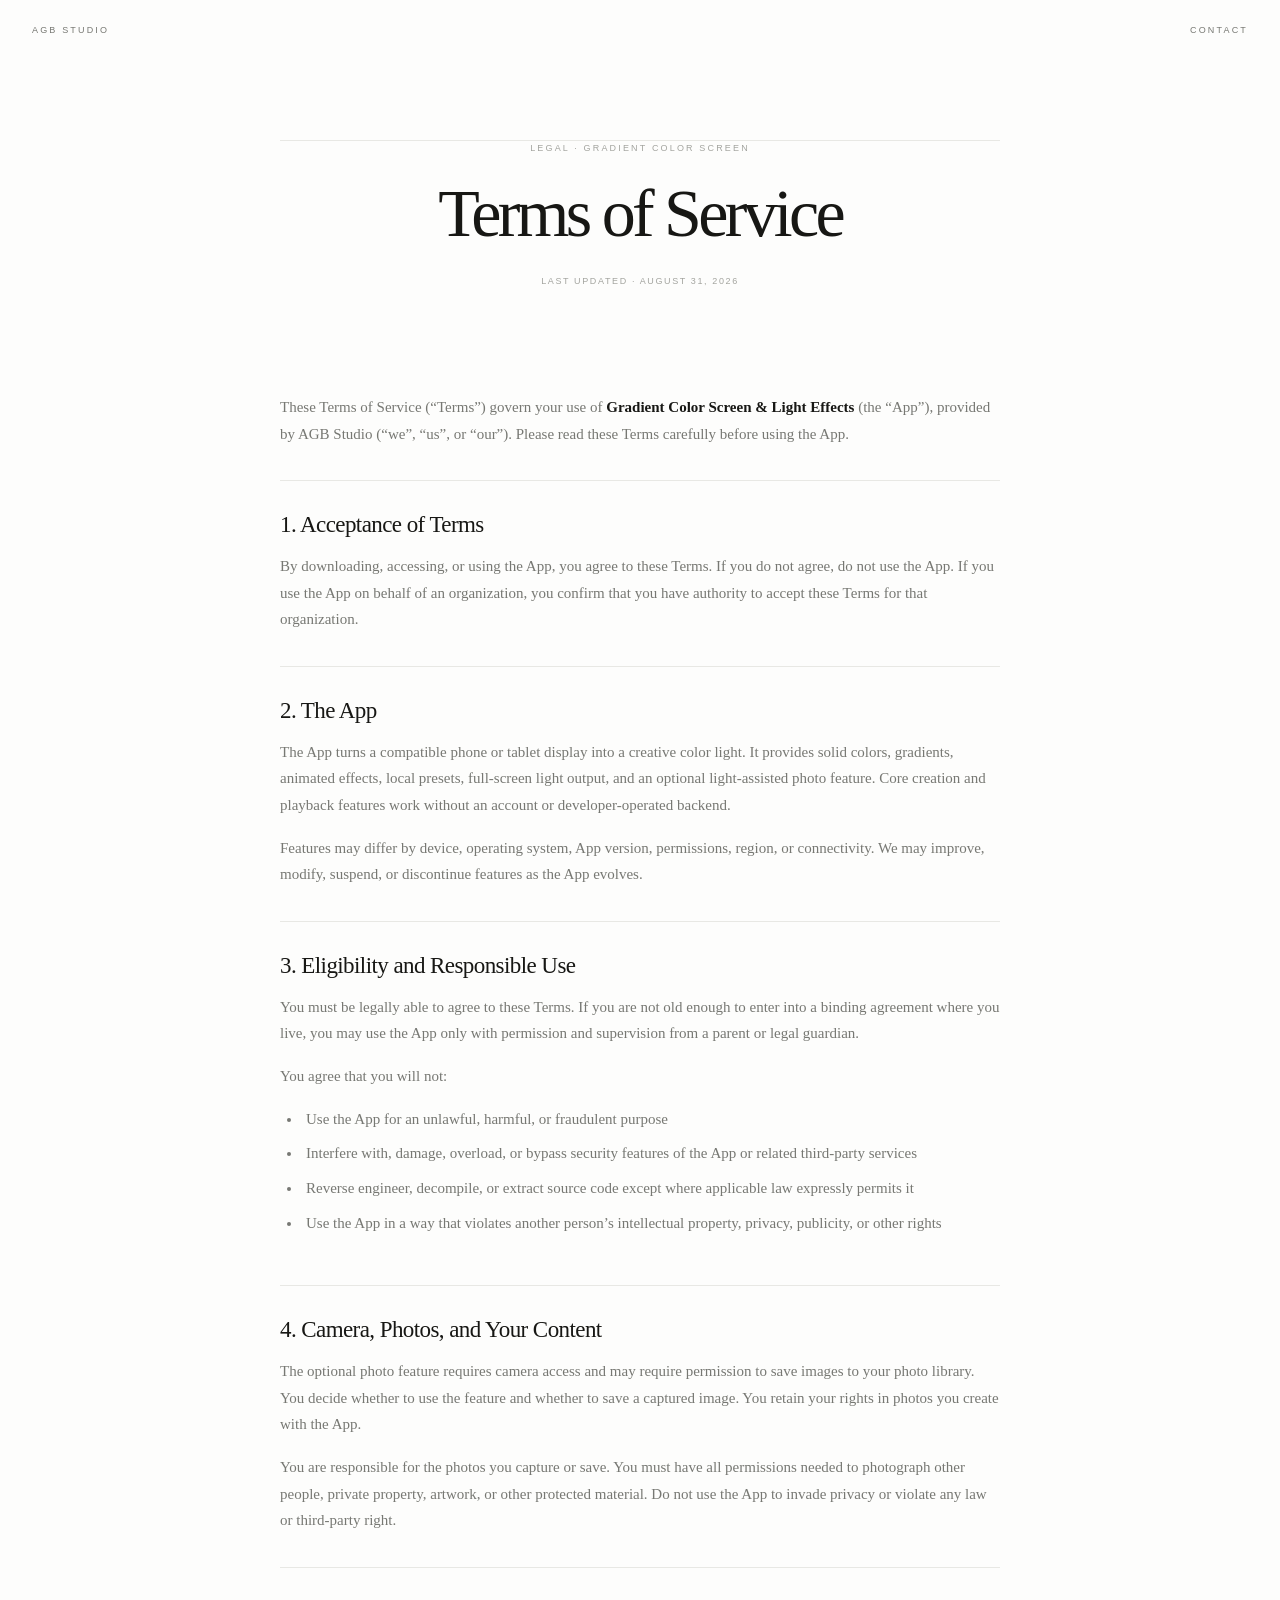
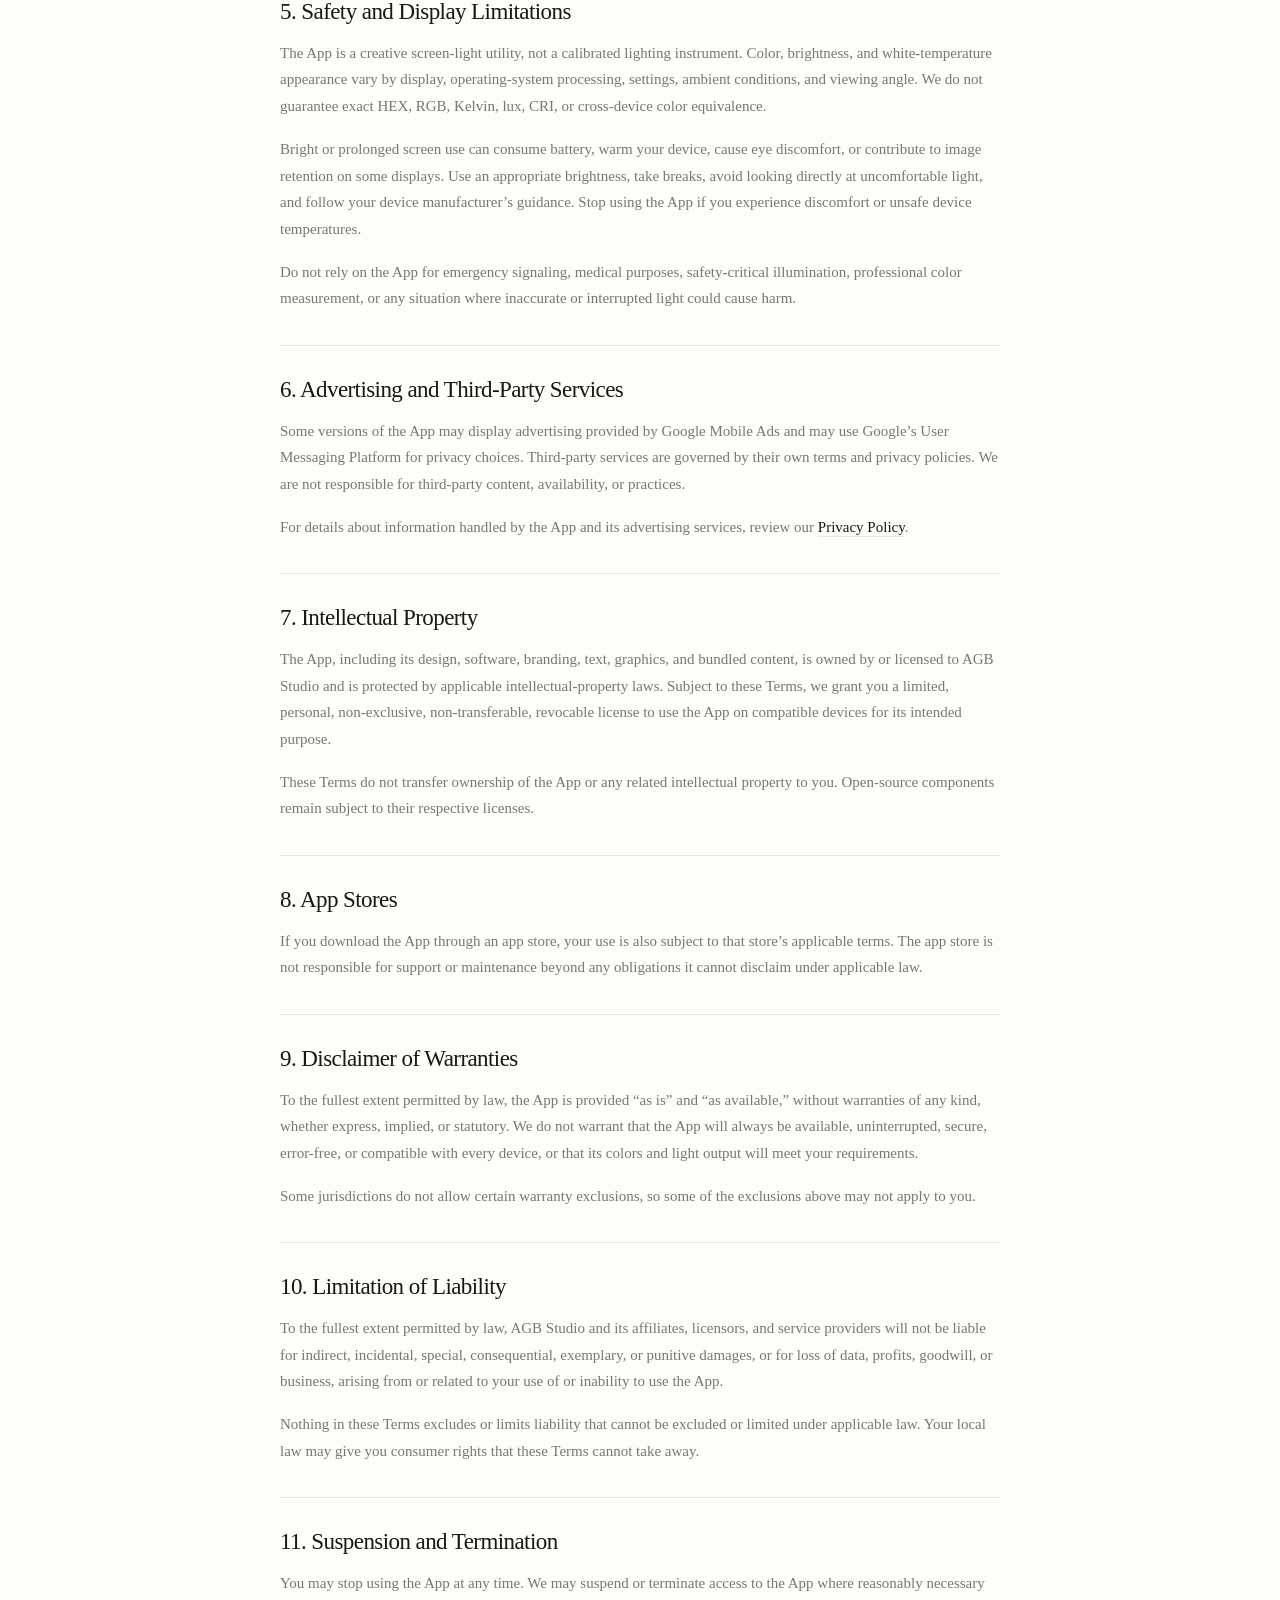
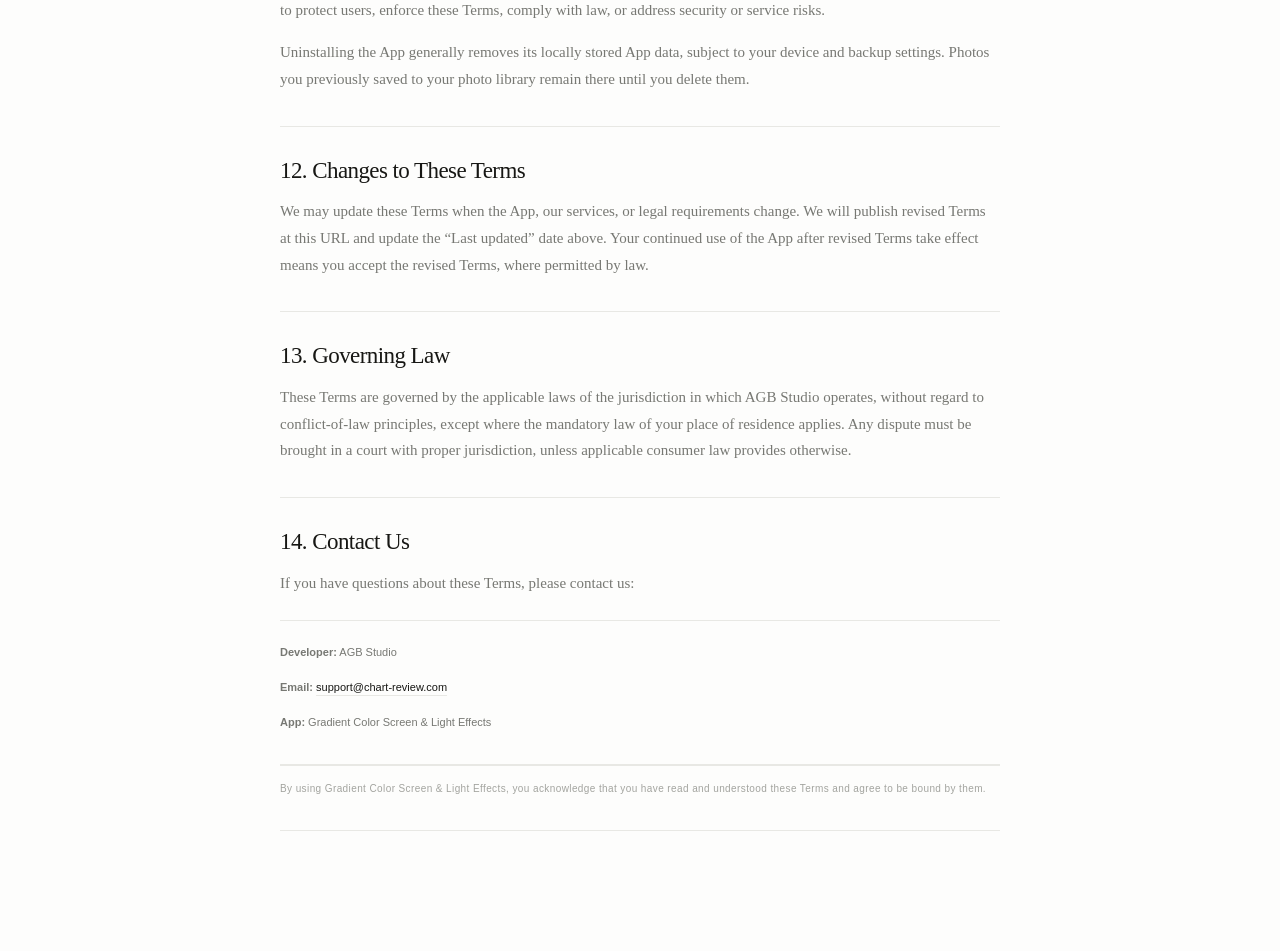
<file: terms-of-service/gradient-color-screen.html>
<!DOCTYPE html>
<html lang="en">
  <head>
    <meta charset="UTF-8">
    <meta name="viewport" content="width=device-width, initial-scale=1.0">
    <meta
      name="description"
      content="Terms of Service for Gradient Color Screen &amp; Light Effects."
    >
    <title>Terms of Service | Gradient Color Screen &amp; Light Effects</title>
    <link rel="stylesheet" href="../site.css">
  </head>
  <body id="top">
    <header class="site-header">
      <a class="brand" href="../index.html">AGB Studio</a>
      <a class="contact-link" href="mailto:support@chart-review.com">
        Contact
      </a>
    </header>

    <main class="legal-main">
      <article class="legal-document">
        <header class="policy-header">
          <span class="eyebrow">Legal · Gradient Color Screen</span>
          <h1>Terms of Service</h1>
          <span class="policy-meta">Last updated · August 31, 2026</span>
        </header>

        <div class="section-content">
          <p>
            These Terms of Service (“Terms”) govern your use of
            <span class="highlight"
              >Gradient Color Screen &amp; Light Effects</span
            >
            (the “App”), provided by AGB Studio (“we”, “us”, or “our”). Please
            read these Terms carefully before using the App.
          </p>
        </div>

        <h2 class="section-title">1. Acceptance of Terms</h2>
        <div class="section-content">
          <p>
            By downloading, accessing, or using the App, you agree to these
            Terms. If you do not agree, do not use the App. If you use the App
            on behalf of an organization, you confirm that you have authority to
            accept these Terms for that organization.
          </p>
        </div>

        <h2 class="section-title">2. The App</h2>
        <div class="section-content">
          <p>
            The App turns a compatible phone or tablet display into a creative
            color light. It provides solid colors, gradients, animated effects,
            local presets, full-screen light output, and an optional
            light-assisted photo feature. Core creation and playback features
            work without an account or developer-operated backend.
          </p>
          <p>
            Features may differ by device, operating system, App version,
            permissions, region, or connectivity. We may improve, modify,
            suspend, or discontinue features as the App evolves.
          </p>
        </div>

        <h2 class="section-title">3. Eligibility and Responsible Use</h2>
        <div class="section-content">
          <p>
            You must be legally able to agree to these Terms. If you are not old
            enough to enter into a binding agreement where you live, you may use
            the App only with permission and supervision from a parent or legal
            guardian.
          </p>
          <p>You agree that you will not:</p>
          <ul>
            <li>Use the App for an unlawful, harmful, or fraudulent purpose</li>
            <li>
              Interfere with, damage, overload, or bypass security features of
              the App or related third-party services
            </li>
            <li>
              Reverse engineer, decompile, or extract source code except where
              applicable law expressly permits it
            </li>
            <li>
              Use the App in a way that violates another person’s intellectual
              property, privacy, publicity, or other rights
            </li>
          </ul>
        </div>

        <h2 class="section-title">4. Camera, Photos, and Your Content</h2>
        <div class="section-content">
          <p>
            The optional photo feature requires camera access and may require
            permission to save images to your photo library. You decide whether
            to use the feature and whether to save a captured image. You retain
            your rights in photos you create with the App.
          </p>
          <p>
            You are responsible for the photos you capture or save. You must
            have all permissions needed to photograph other people, private
            property, artwork, or other protected material. Do not use the App
            to invade privacy or violate any law or third-party right.
          </p>
        </div>

        <h2 class="section-title">5. Safety and Display Limitations</h2>
        <div class="section-content">
          <p>
            The App is a creative screen-light utility, not a calibrated
            lighting instrument. Color, brightness, and white-temperature
            appearance vary by display, operating-system processing, settings,
            ambient conditions, and viewing angle. We do not guarantee exact
            HEX, RGB, Kelvin, lux, CRI, or cross-device color equivalence.
          </p>
          <p>
            Bright or prolonged screen use can consume battery, warm your
            device, cause eye discomfort, or contribute to image retention on
            some displays. Use an appropriate brightness, take breaks, avoid
            looking directly at uncomfortable light, and follow your device
            manufacturer’s guidance. Stop using the App if you experience
            discomfort or unsafe device temperatures.
          </p>
          <p>
            Do not rely on the App for emergency signaling, medical purposes,
            safety-critical illumination, professional color measurement, or
            any situation where inaccurate or interrupted light could cause
            harm.
          </p>
        </div>

        <h2 class="section-title">6. Advertising and Third-Party Services</h2>
        <div class="section-content">
          <p>
            Some versions of the App may display advertising provided by Google
            Mobile Ads and may use Google’s User Messaging Platform for privacy
            choices. Third-party services are governed by their own terms and
            privacy policies. We are not responsible for third-party content,
            availability, or practices.
          </p>
          <p>
            For details about information handled by the App and its advertising
            services, review our
            <a
              class="inline-link"
              href="../privacy-policy/gradient-color-screen.html"
              >Privacy Policy</a
            >.
          </p>
        </div>

        <h2 class="section-title">7. Intellectual Property</h2>
        <div class="section-content">
          <p>
            The App, including its design, software, branding, text, graphics,
            and bundled content, is owned by or licensed to AGB Studio and is
            protected by applicable intellectual-property laws. Subject to
            these Terms, we grant you a limited, personal, non-exclusive,
            non-transferable, revocable license to use the App on compatible
            devices for its intended purpose.
          </p>
          <p>
            These Terms do not transfer ownership of the App or any related
            intellectual property to you. Open-source components remain subject
            to their respective licenses.
          </p>
        </div>

        <h2 class="section-title">8. App Stores</h2>
        <div class="section-content">
          <p>
            If you download the App through an app store, your use is also
            subject to that store’s applicable terms. The app store is not
            responsible for support or maintenance beyond any obligations it
            cannot disclaim under applicable law.
          </p>
        </div>

        <h2 class="section-title">9. Disclaimer of Warranties</h2>
        <div class="section-content">
          <p>
            To the fullest extent permitted by law, the App is provided “as is”
            and “as available,” without warranties of any kind, whether express,
            implied, or statutory. We do not warrant that the App will always be
            available, uninterrupted, secure, error-free, or compatible with
            every device, or that its colors and light output will meet your
            requirements.
          </p>
          <p>
            Some jurisdictions do not allow certain warranty exclusions, so
            some of the exclusions above may not apply to you.
          </p>
        </div>

        <h2 class="section-title">10. Limitation of Liability</h2>
        <div class="section-content">
          <p>
            To the fullest extent permitted by law, AGB Studio and its
            affiliates, licensors, and service providers will not be liable for
            indirect, incidental, special, consequential, exemplary, or punitive
            damages, or for loss of data, profits, goodwill, or business, arising
            from or related to your use of or inability to use the App.
          </p>
          <p>
            Nothing in these Terms excludes or limits liability that cannot be
            excluded or limited under applicable law. Your local law may give
            you consumer rights that these Terms cannot take away.
          </p>
        </div>

        <h2 class="section-title">11. Suspension and Termination</h2>
        <div class="section-content">
          <p>
            You may stop using the App at any time. We may suspend or terminate
            access to the App where reasonably necessary to protect users,
            enforce these Terms, comply with law, or address security or service
            risks.
          </p>
          <p>
            Uninstalling the App generally removes its locally stored App data,
            subject to your device and backup settings. Photos you previously
            saved to your photo library remain there until you delete them.
          </p>
        </div>

        <h2 class="section-title">12. Changes to These Terms</h2>
        <div class="section-content">
          <p>
            We may update these Terms when the App, our services, or legal
            requirements change. We will publish revised Terms at this URL and
            update the “Last updated” date above. Your continued use of the App
            after revised Terms take effect means you accept the revised Terms,
            where permitted by law.
          </p>
        </div>

        <h2 class="section-title">13. Governing Law</h2>
        <div class="section-content">
          <p>
            These Terms are governed by the applicable laws of the jurisdiction
            in which AGB Studio operates, without regard to conflict-of-law
            principles, except where the mandatory law of your place of
            residence applies. Any dispute must be brought in a court with
            proper jurisdiction, unless applicable consumer law provides
            otherwise.
          </p>
        </div>

        <h2 class="section-title">14. Contact Us</h2>
        <div class="section-content">
          <p>If you have questions about these Terms, please contact us:</p>
          <div class="contact-info">
            <p><strong>Developer:</strong> AGB Studio</p>
            <p>
              <strong>Email:</strong>
              <a
                class="inline-link"
                href="mailto:support@chart-review.com"
                >support@chart-review.com</a
              >
            </p>
            <p>
              <strong>App:</strong> Gradient Color Screen &amp; Light Effects
            </p>
          </div>
        </div>

        <div class="section-content acknowledgement">
          <p>
            By using Gradient Color Screen &amp; Light Effects, you acknowledge
            that you have read and understood these Terms and agree to be bound
            by them.
          </p>
        </div>
      </article>
    </main>
  </body>
</html>
</file>
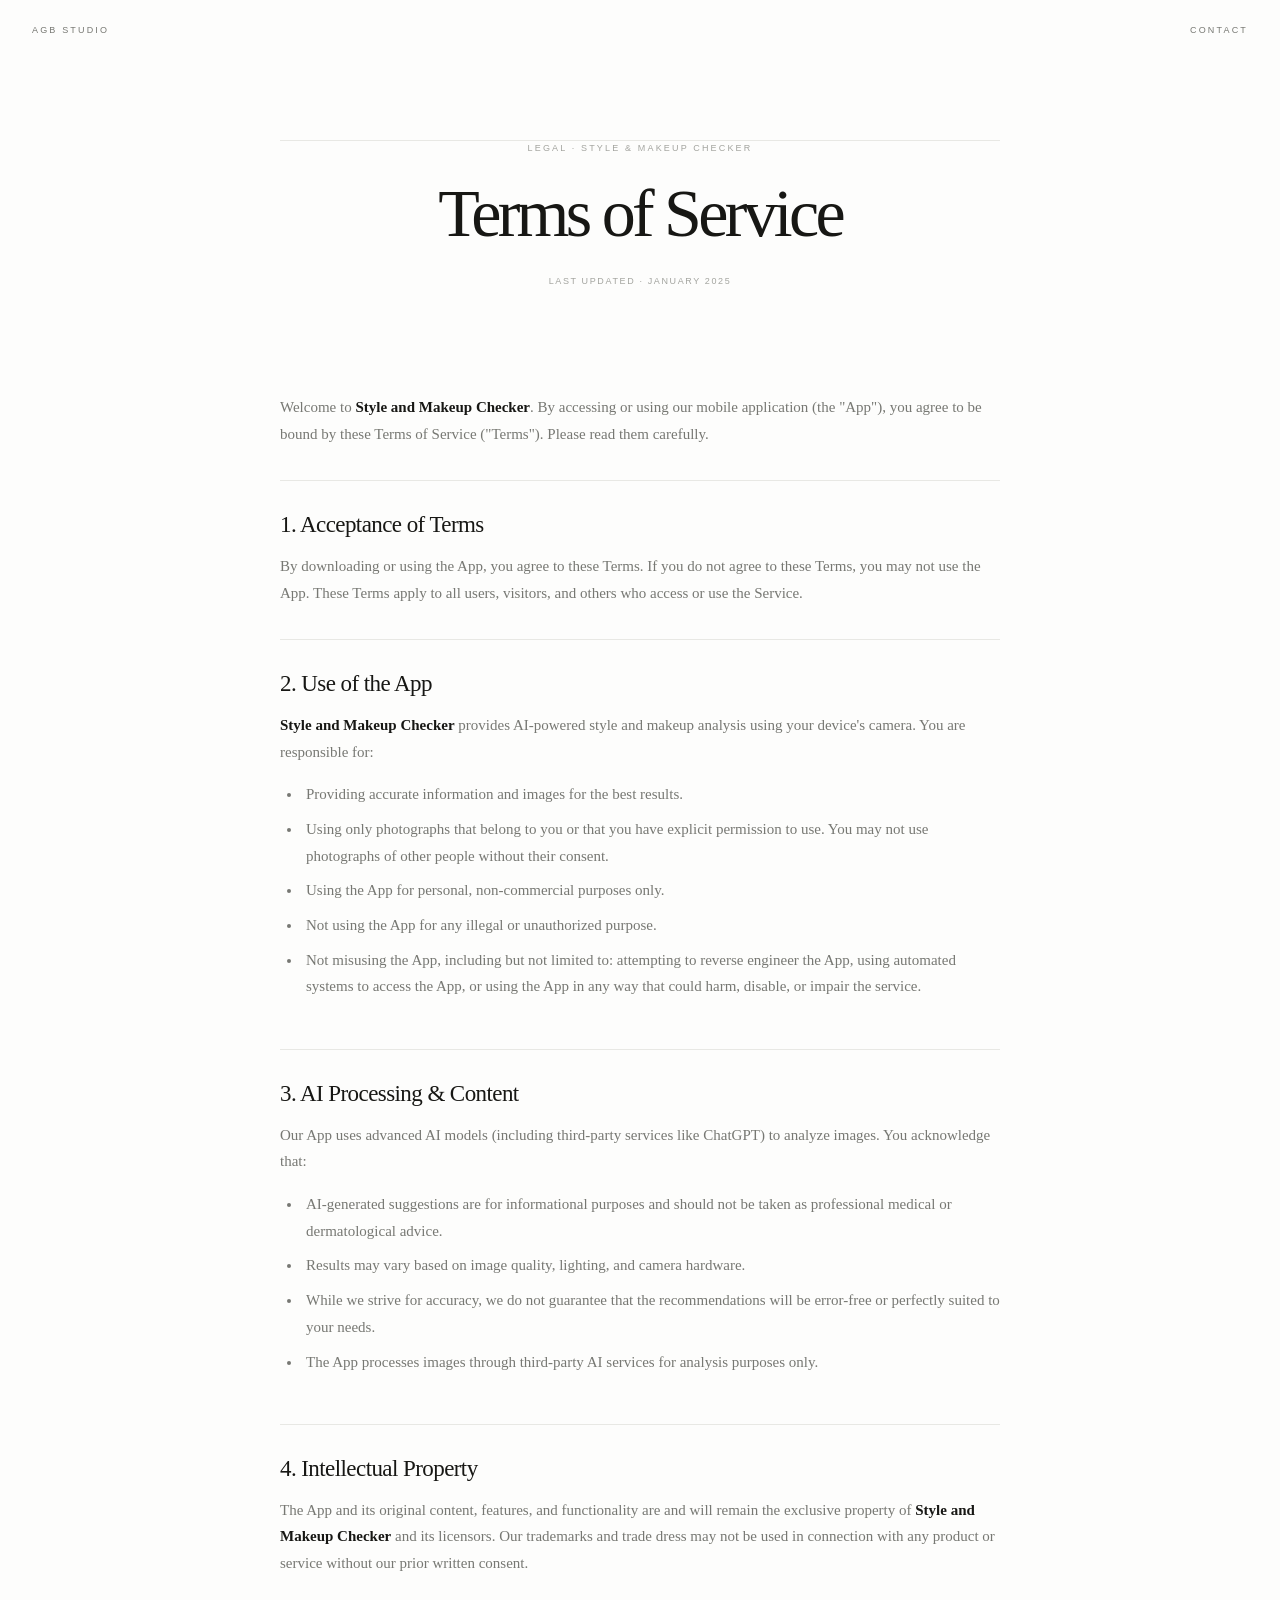
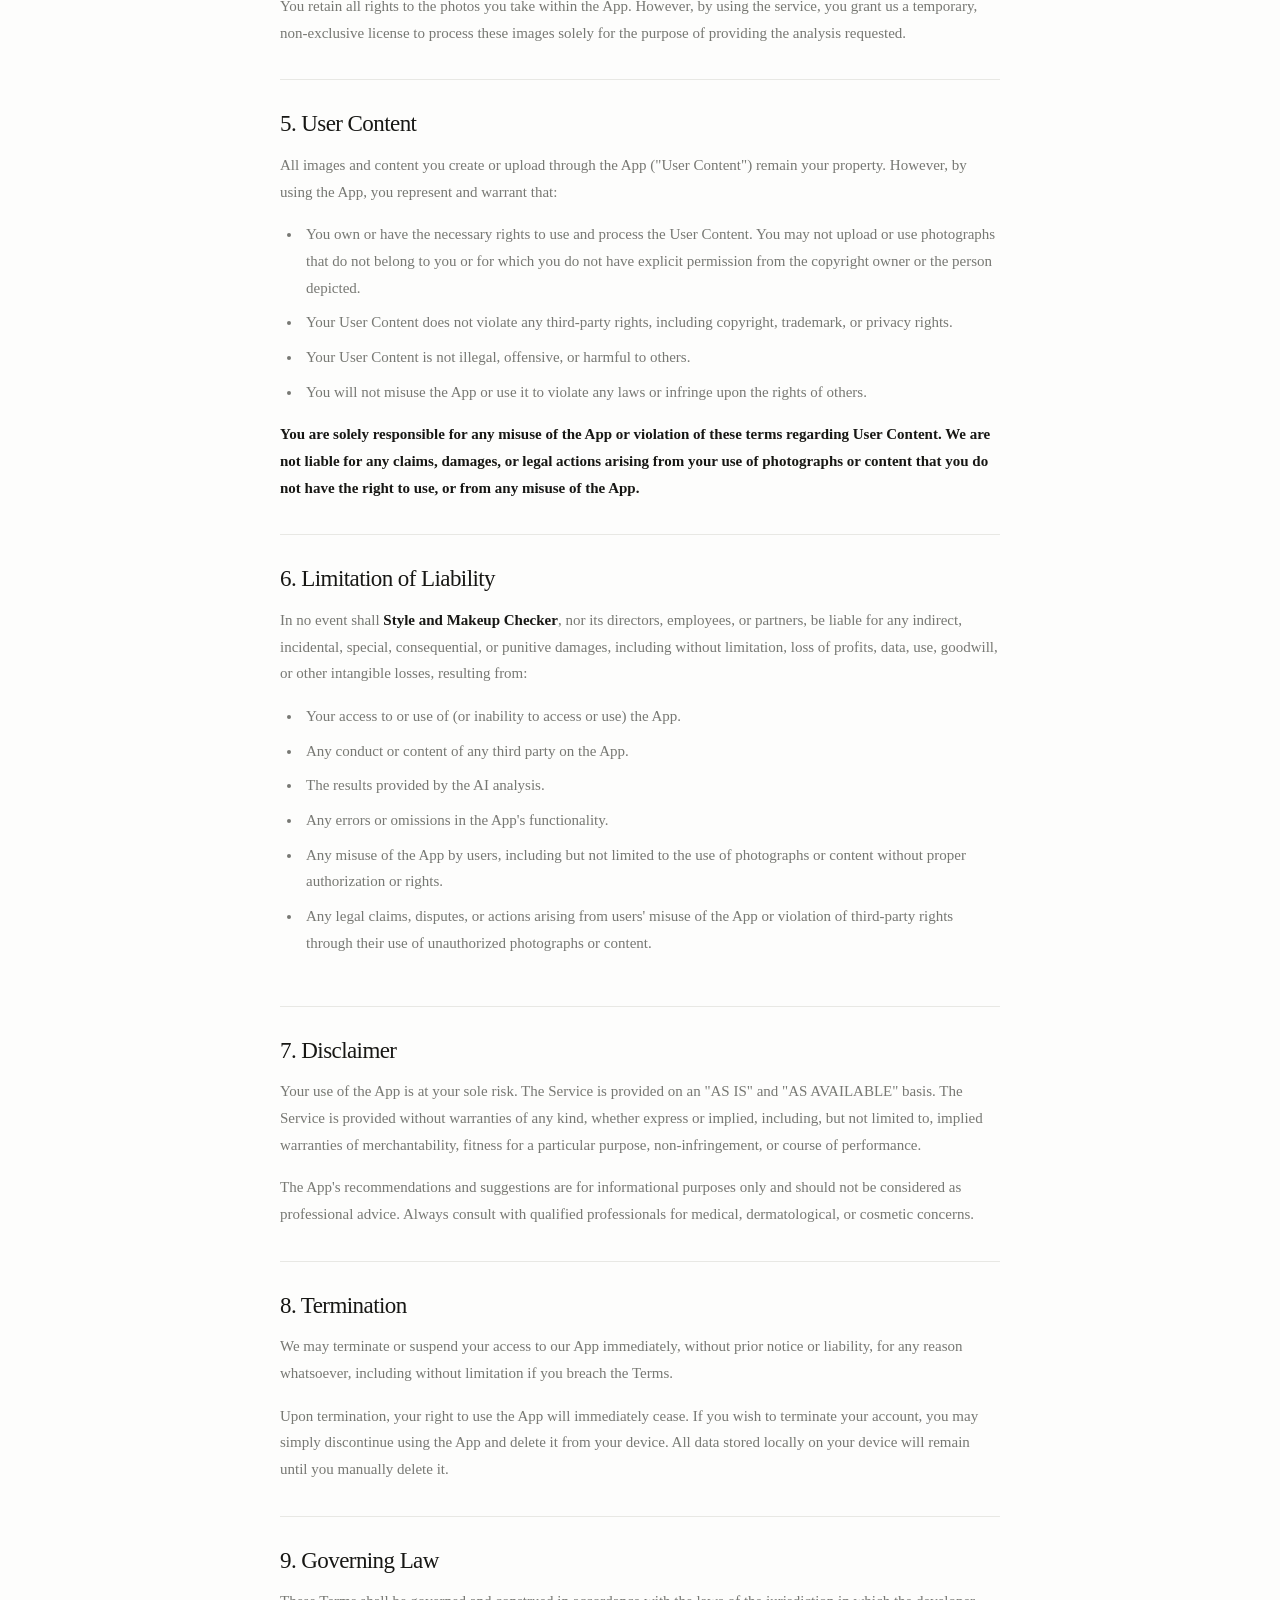
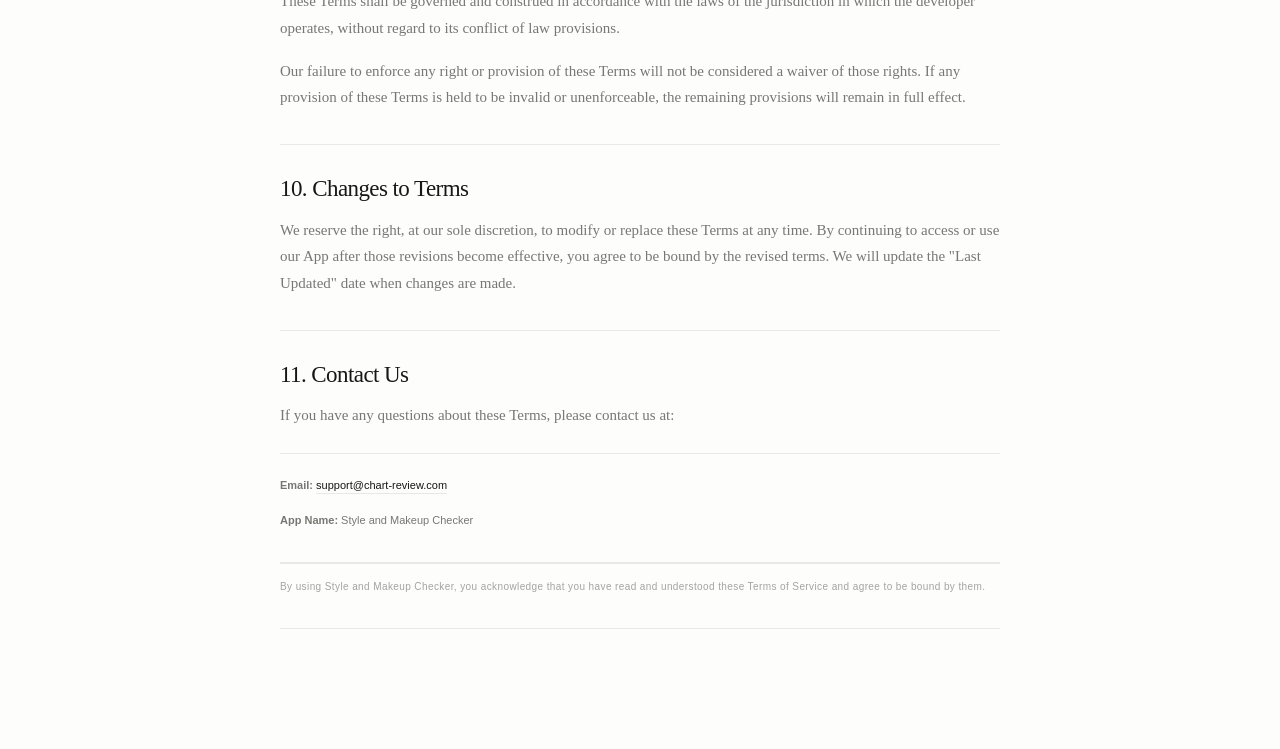
<file: terms-of-service/style-and-makeup-checker.html>
<!DOCTYPE html>
<html lang="en">
  <head>
    <meta charset="UTF-8" />
    <meta name="viewport" content="width=device-width, initial-scale=1.0" />
    <title>Terms of Service | Style and Makeup Checker</title>
    <link rel="stylesheet" href="../site.css" />
  </head>
  <body id="top">
    <header class="site-header">
      <a class="brand" href="../index.html">AGB Studio</a>
      <a class="contact-link" href="mailto:support@chart-review.com">
        Contact
      </a>
    </header>

    <main class="legal-main">
      <article class="legal-document">
        <header class="policy-header">
          <span class="eyebrow">Legal · Style &amp; Makeup Checker</span>
          <h1>Terms of Service</h1>
          <span class="policy-meta">Last updated · January 2025</span>
        </header>

        <div class="section-content">
          <p>
            Welcome to <span class="highlight">Style and Makeup Checker</span>.
            By accessing or using our mobile application (the "App"), you agree
            to be bound by these Terms of Service ("Terms"). Please read them
            carefully.
          </p>
        </div>

        <h2 class="section-title">1. Acceptance of Terms</h2>
        <div class="section-content">
          <p>
            By downloading or using the App, you agree to these Terms. If you do
            not agree to these Terms, you may not use the App. These Terms apply
            to all users, visitors, and others who access or use the Service.
          </p>
        </div>

        <h2 class="section-title">2. Use of the App</h2>
        <div class="section-content">
          <p>
            <span class="highlight">Style and Makeup Checker</span> provides
            AI-powered style and makeup analysis using your device's camera. You
            are responsible for:
          </p>
          <ul>
            <li>
              Providing accurate information and images for the best results.
            </li>
            <li>
              Using only photographs that belong to you or that you have
              explicit permission to use. You may not use photographs of other
              people without their consent.
            </li>
            <li>Using the App for personal, non-commercial purposes only.</li>
            <li>Not using the App for any illegal or unauthorized purpose.</li>
            <li>
              Not misusing the App, including but not limited to: attempting to
              reverse engineer the App, using automated systems to access the
              App, or using the App in any way that could harm, disable, or
              impair the service.
            </li>
          </ul>
        </div>

        <h2 class="section-title">3. AI Processing &amp; Content</h2>
        <div class="section-content">
          <p>
            Our App uses advanced AI models (including third-party services like
            ChatGPT) to analyze images. You acknowledge that:
          </p>
          <ul>
            <li>
              AI-generated suggestions are for informational purposes and should
              not be taken as professional medical or dermatological advice.
            </li>
            <li>
              Results may vary based on image quality, lighting, and camera
              hardware.
            </li>
            <li>
              While we strive for accuracy, we do not guarantee that the
              recommendations will be error-free or perfectly suited to your
              needs.
            </li>
            <li>
              The App processes images through third-party AI services for
              analysis purposes only.
            </li>
          </ul>
        </div>

        <h2 class="section-title">4. Intellectual Property</h2>
        <div class="section-content">
          <p>
            The App and its original content, features, and functionality are
            and will remain the exclusive property of
            <span class="highlight">Style and Makeup Checker</span>
            and its licensors. Our trademarks and trade dress may not be used in
            connection with any product or service without our prior written
            consent.
          </p>
          <p>
            You retain all rights to the photos you take within the App.
            However, by using the service, you grant us a temporary,
            non-exclusive license to process these images solely for the purpose
            of providing the analysis requested.
          </p>
        </div>

        <h2 class="section-title">5. User Content</h2>
        <div class="section-content">
          <p>
            All images and content you create or upload through the App ("User
            Content") remain your property. However, by using the App, you
            represent and warrant that:
          </p>
          <ul>
            <li>
              You own or have the necessary rights to use and process the User
              Content. You may not upload or use photographs that do not belong
              to you or for which you do not have explicit permission from the
              copyright owner or the person depicted.
            </li>
            <li>
              Your User Content does not violate any third-party rights,
              including copyright, trademark, or privacy rights.
            </li>
            <li>
              Your User Content is not illegal, offensive, or harmful to others.
            </li>
            <li>
              You will not misuse the App or use it to violate any laws or
              infringe upon the rights of others.
            </li>
          </ul>
          <p>
            <span class="highlight"
              >You are solely responsible for any misuse of the App or violation
              of these terms regarding User Content. We are not liable for any
              claims, damages, or legal actions arising from your use of
              photographs or content that you do not have the right to use, or
              from any misuse of the App.</span
            >
          </p>
        </div>

        <h2 class="section-title">6. Limitation of Liability</h2>
        <div class="section-content">
          <p>
            In no event shall
            <span class="highlight">Style and Makeup Checker</span>, nor its
            directors, employees, or partners, be liable for any indirect,
            incidental, special, consequential, or punitive damages, including
            without limitation, loss of profits, data, use, goodwill, or other
            intangible losses, resulting from:
          </p>
          <ul>
            <li>
              Your access to or use of (or inability to access or use) the App.
            </li>
            <li>Any conduct or content of any third party on the App.</li>
            <li>The results provided by the AI analysis.</li>
            <li>Any errors or omissions in the App's functionality.</li>
            <li>
              Any misuse of the App by users, including but not limited to the
              use of photographs or content without proper authorization or
              rights.
            </li>
            <li>
              Any legal claims, disputes, or actions arising from users' misuse
              of the App or violation of third-party rights through their use of
              unauthorized photographs or content.
            </li>
          </ul>
        </div>

        <h2 class="section-title">7. Disclaimer</h2>
        <div class="section-content">
          <p>
            Your use of the App is at your sole risk. The Service is provided on
            an "AS IS" and "AS AVAILABLE" basis. The Service is provided without
            warranties of any kind, whether express or implied, including, but
            not limited to, implied warranties of merchantability, fitness for a
            particular purpose, non-infringement, or course of performance.
          </p>
          <p>
            The App's recommendations and suggestions are for informational
            purposes only and should not be considered as professional advice.
            Always consult with qualified professionals for medical,
            dermatological, or cosmetic concerns.
          </p>
        </div>

        <h2 class="section-title">8. Termination</h2>
        <div class="section-content">
          <p>
            We may terminate or suspend your access to our App immediately,
            without prior notice or liability, for any reason whatsoever,
            including without limitation if you breach the Terms.
          </p>
          <p>
            Upon termination, your right to use the App will immediately cease.
            If you wish to terminate your account, you may simply discontinue
            using the App and delete it from your device. All data stored
            locally on your device will remain until you manually delete it.
          </p>
        </div>

        <h2 class="section-title">9. Governing Law</h2>
        <div class="section-content">
          <p>
            These Terms shall be governed and construed in accordance with the
            laws of the jurisdiction in which the developer operates, without
            regard to its conflict of law provisions.
          </p>
          <p>
            Our failure to enforce any right or provision of these Terms will
            not be considered a waiver of those rights. If any provision of
            these Terms is held to be invalid or unenforceable, the remaining
            provisions will remain in full effect.
          </p>
        </div>

        <h2 class="section-title">10. Changes to Terms</h2>
        <div class="section-content">
          <p>
            We reserve the right, at our sole discretion, to modify or replace
            these Terms at any time. By continuing to access or use our App
            after those revisions become effective, you agree to be bound by the
            revised terms. We will update the "Last Updated" date when changes
            are made.
          </p>
        </div>

        <h2 class="section-title">11. Contact Us</h2>
        <div class="section-content">
          <p>
            If you have any questions about these Terms, please contact us at:
          </p>
          <div class="contact-info">
            <p>
              <strong>Email:</strong>
              <a
                href="mailto:support@chart-review.com"
                class="inline-link"
                >support@chart-review.com</a
              >
            </p>
            <p><strong>App Name:</strong> Style and Makeup Checker</p>
          </div>
        </div>

        <div class="section-content acknowledgement">
          <p>
            By using Style and Makeup Checker, you acknowledge that you have
            read and understood these Terms of Service and agree to be bound by
            them.
          </p>
        </div>
      </article>
    </main>

  </body>
</html>
</file>
<file: site.css>
:root {
  color-scheme: light;
  --background: #fdfdfc;
  --foreground: #171714;
  --muted: #777873;
  --faint: #a3a49f;
  --line: #e8e8e4;
  --surface: #ffffff;
  --code-key: #6f42c1;
  --code-string: #17693a;
  --code-number: #956400;
  --code-boolean: #b13c2e;
  --code-null: #777873;
  --status-active: #16803d;
  --status-closed: #b13c2e;
  --status-coming-soon: #956400;
  --serif: "Iowan Old Style", "Palatino Linotype", "Book Antiqua", Palatino,
    Georgia, serif;
  --sans: "Helvetica Neue", Helvetica, Arial, sans-serif;
}

*,
*::before,
*::after {
  box-sizing: border-box;
}

html {
  scroll-behavior: smooth;
}

body {
  margin: 0;
  min-width: 320px;
  min-height: 100vh;
  background: var(--background);
  color: var(--foreground);
  font-family: var(--sans);
  -webkit-font-smoothing: antialiased;
}

a {
  color: inherit;
}

a:focus-visible {
  outline: 1px solid currentColor;
  outline-offset: 5px;
}

.site-header {
  display: flex;
  align-items: center;
  justify-content: space-between;
  width: 100%;
  padding: 25px 32px;
}

.brand,
.contact-link,
.eyebrow,
.policy-meta {
  font-size: 9px;
  font-weight: 500;
  letter-spacing: 0.24em;
  text-transform: uppercase;
}

.brand,
.contact-link {
  color: var(--muted);
  text-decoration: none;
  transition: color 180ms ease;
}

.brand:hover,
.contact-link:hover,
.contact-link:focus-visible {
  color: var(--foreground);
}

.apps-main {
  width: 100%;
  padding: 88px 32px 96px;
}

.intro {
  margin-bottom: 48px;
  text-align: center;
}

.eyebrow {
  display: block;
  margin-bottom: 0;
  color: var(--faint);
}

.intro h1,
.policy-header h1 {
  margin: 0;
  font-family: var(--serif);
  font-size: clamp(48px, 6vw, 68px);
  font-weight: 400;
  letter-spacing: -0.055em;
  line-height: 0.95;
}

.intro p {
  margin: 26px 0 0;
  color: var(--muted);
  font-family: var(--serif);
  font-size: 13px;
  line-height: 1.6;
}

.json-viewer {
  width: 100%;
  border: 1px solid var(--line);
  border-radius: 14px;
  background: var(--surface);
  box-shadow: 0 18px 60px rgb(23 23 20 / 5%);
}

.json-toolbar {
  display: flex;
  align-items: center;
  justify-content: space-between;
  gap: 24px;
  min-height: 52px;
  padding: 0 18px;
  border-bottom: 1px solid var(--line);
}

.json-file {
  display: flex;
  min-width: 0;
  align-items: center;
  gap: 9px;
  color: var(--foreground);
  font-family: ui-monospace, SFMono-Regular, Menlo, Monaco, Consolas,
    "Liberation Mono", "Courier New", monospace;
  font-size: 11px;
}

.json-file-dot {
  width: 7px;
  height: 7px;
  flex: 0 0 auto;
  border-radius: 50%;
  background: #72a678;
  box-shadow: 0 0 0 3px rgb(114 166 120 / 12%);
}

.json-meta {
  color: var(--faint);
}

.copy-button {
  flex: 0 0 auto;
  padding: 6px 9px;
  border: 1px solid var(--line);
  border-radius: 6px;
  background: transparent;
  color: var(--muted);
  cursor: pointer;
  font: 500 9px/1 var(--sans);
  letter-spacing: 0.12em;
  text-transform: uppercase;
  transition: border-color 180ms ease, color 180ms ease,
    background-color 180ms ease;
}

.copy-button:hover:not(:disabled),
.copy-button:focus-visible {
  border-color: #cacac5;
  background: #fafaf8;
  color: var(--foreground);
}

.copy-button:focus-visible {
  outline: 1px solid var(--foreground);
  outline-offset: 3px;
}

.copy-button:disabled {
  cursor: wait;
  opacity: 0.5;
}

.json-document {
  width: 100%;
  margin: 0;
  padding: 28px 30px 34px;
  overflow: visible;
  color: var(--foreground);
  font-family: ui-monospace, SFMono-Regular, Menlo, Monaco, Consolas,
    "Liberation Mono", "Courier New", monospace;
  font-size: clamp(11px, 0.8vw, 13px);
  line-height: 1.7;
  tab-size: 2;
  white-space: pre-wrap;
  overflow-wrap: anywhere;
  word-break: break-word;
}

.json-key {
  color: var(--code-key);
}

.json-string {
  color: var(--code-string);
}

.json-number {
  color: var(--code-number);
}

.json-boolean {
  color: var(--code-boolean);
}

.json-null {
  color: var(--code-null);
}

.json-status-active,
.json-status-closed,
.json-status-coming-soon {
  font-weight: 600;
}

.json-status-active {
  color: var(--status-active);
}

.json-status-closed {
  color: var(--status-closed);
}

.json-status-coming-soon {
  color: var(--status-coming-soon);
}

.legal-main {
  width: min(720px, calc(100% - 64px));
  margin: 0 auto;
  padding: 80px 0 120px;
}

.policy-header {
  margin-bottom: 72px;
  text-align: center;
  animation: rise 650ms ease both;
}

.policy-header .eyebrow {
  margin-bottom: 28px;
}

.policy-meta {
  display: block;
  margin-top: 28px;
  color: var(--faint);
  letter-spacing: 0.18em;
  line-height: 1.6;
}

.legal-document {
  padding-top: 2px;
  border-top: 1px solid var(--line);
  animation: rise 650ms 80ms ease both;
}

.legal-document > .section-title {
  margin: 0;
  padding: 30px 0 0;
  font-family: var(--serif);
  font-size: 23px;
  font-weight: 500;
  letter-spacing: -0.025em;
  line-height: 1.2;
  text-transform: none;
}

.legal-document > .section-content {
  margin: 0;
  padding: 14px 0 33px;
  border-bottom: 1px solid var(--line);
}

.legal-document > .policy-header + .section-content {
  padding-top: 34px;
}

.section-content {
  margin: 0;
  color: var(--muted);
  font-family: var(--serif);
  font-size: 15px;
  line-height: 1.78;
}

.section-content p {
  margin: 0 0 16px;
}

.section-content p:last-child {
  margin-bottom: 0;
}

.section-content ul {
  margin: 16px 0;
  padding-left: 22px;
}

.section-content li {
  margin-bottom: 8px;
  padding-left: 4px;
}

.section-content li:last-child {
  margin-bottom: 0;
}

.highlight {
  color: var(--foreground);
  font-weight: 600;
}

.inline-link {
  color: var(--foreground);
  text-decoration-color: var(--line);
  text-underline-offset: 4px;
}

.contact-info {
  margin-top: 24px;
  padding-top: 22px;
  border-top: 1px solid var(--line);
  color: var(--muted);
  font-family: var(--sans);
  font-size: 11px;
  line-height: 1.7;
}

.acknowledgement {
  margin-top: 42px;
  padding-top: 26px;
  border-top: 1px solid var(--line);
  color: var(--faint);
  font-family: var(--sans);
  font-size: 10px;
  letter-spacing: 0.04em;
  line-height: 1.7;
}

@keyframes rise {
  from {
    opacity: 0;
    transform: translateY(10px);
  }
  to {
    opacity: 1;
    transform: translateY(0);
  }
}

@media (max-width: 760px) {
  .site-header {
    padding: 22px 21px;
  }

  .apps-main {
    width: 100%;
    padding: 68px 21px 72px;
  }

  .intro {
    margin-bottom: 36px;
  }

  .json-toolbar {
    min-height: 48px;
    padding: 0 13px;
  }

  .json-document {
    padding: 20px 16px 24px;
  }

  .intro h1,
  .policy-header h1 {
    font-size: clamp(47px, 15vw, 62px);
  }

  .intro p {
    max-width: 30ch;
    margin-right: auto;
    margin-left: auto;
  }

  .legal-main {
    width: min(100% - 42px, 620px);
    padding: 68px 0 82px;
  }

  .policy-header {
    margin-bottom: 55px;
  }

  .policy-header .eyebrow {
    margin-bottom: 23px;
  }

  .policy-meta {
    margin-top: 23px;
  }

  .legal-document > .section-title {
    padding-top: 25px;
    font-size: 21px;
  }

  .legal-document > .section-content {
    padding-bottom: 28px;
  }

  .section-content {
    font-size: 14px;
    line-height: 1.75;
  }
}

@media (prefers-reduced-motion: reduce) {
  html {
    scroll-behavior: auto;
  }

  .policy-header,
  .legal-document {
    animation: none;
  }

  .brand,
  .contact-link,
  .copy-button {
    transition: none;
  }
}
</file>
